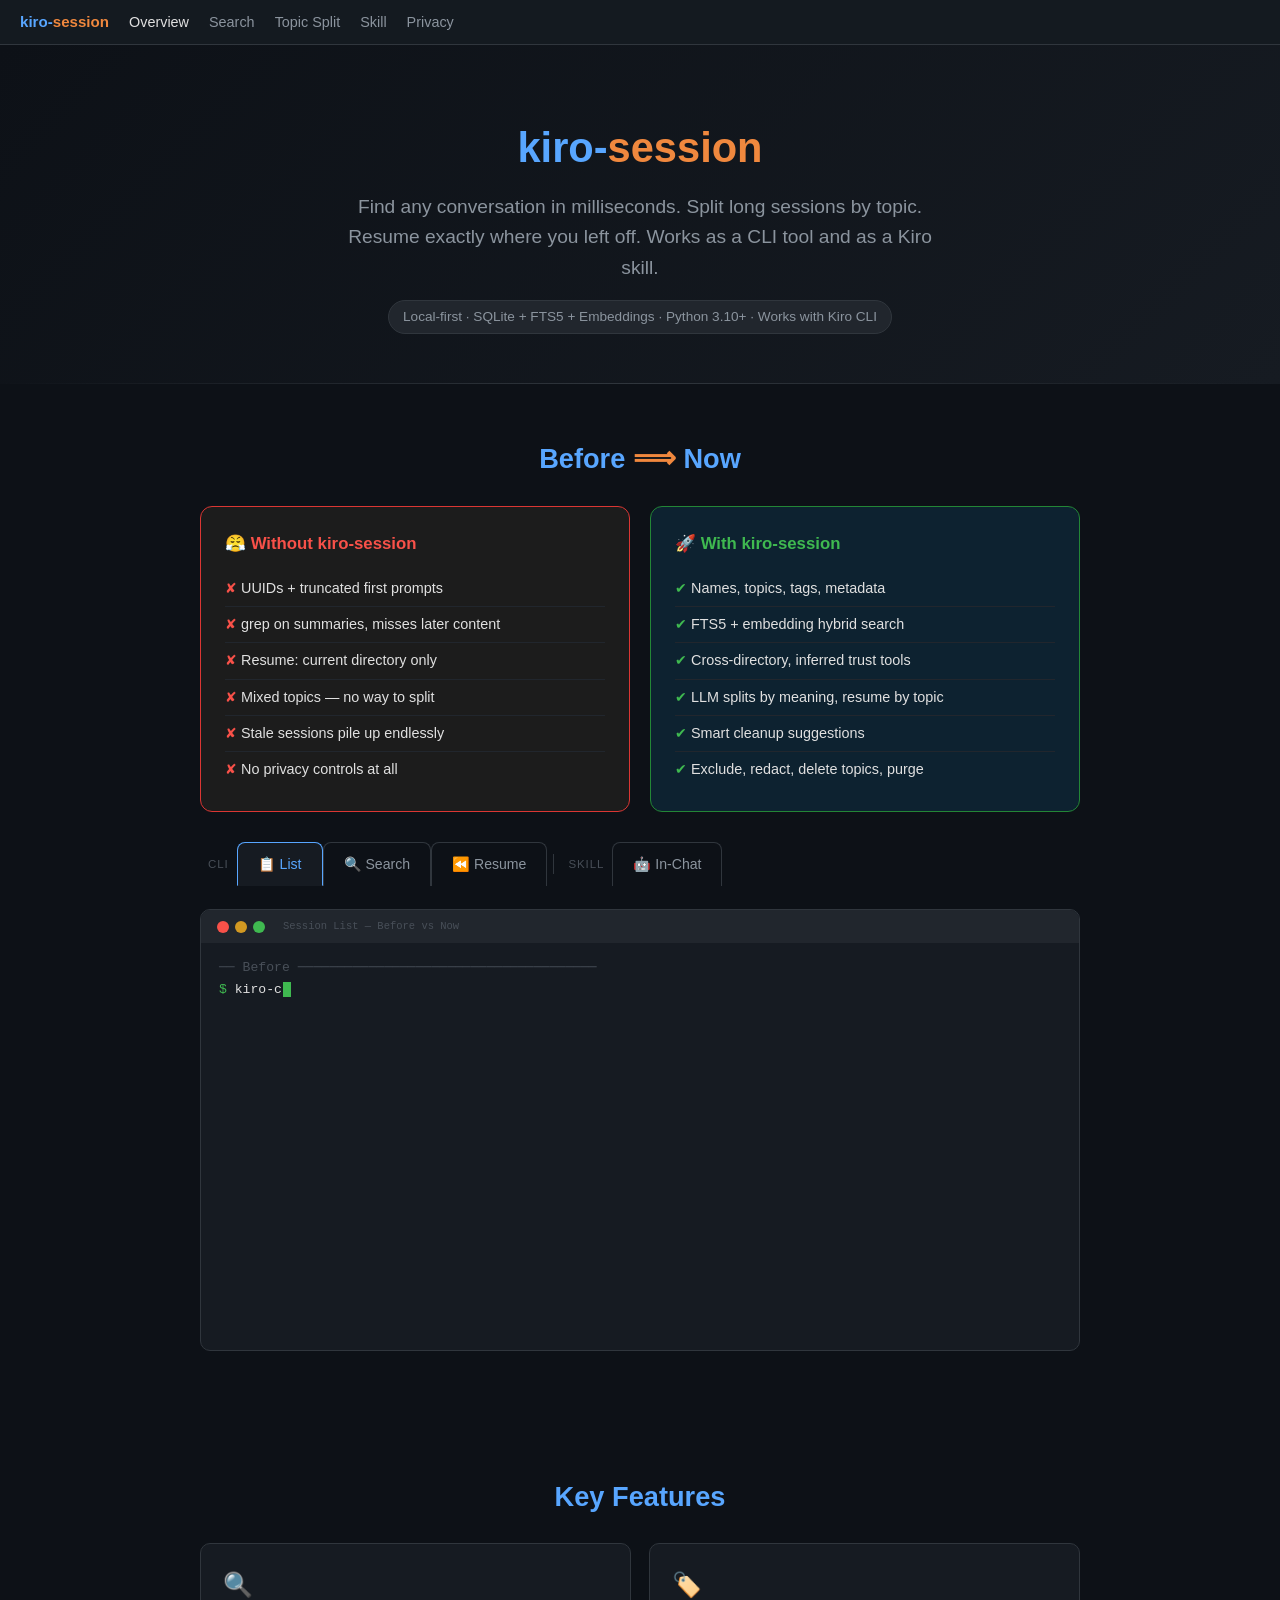
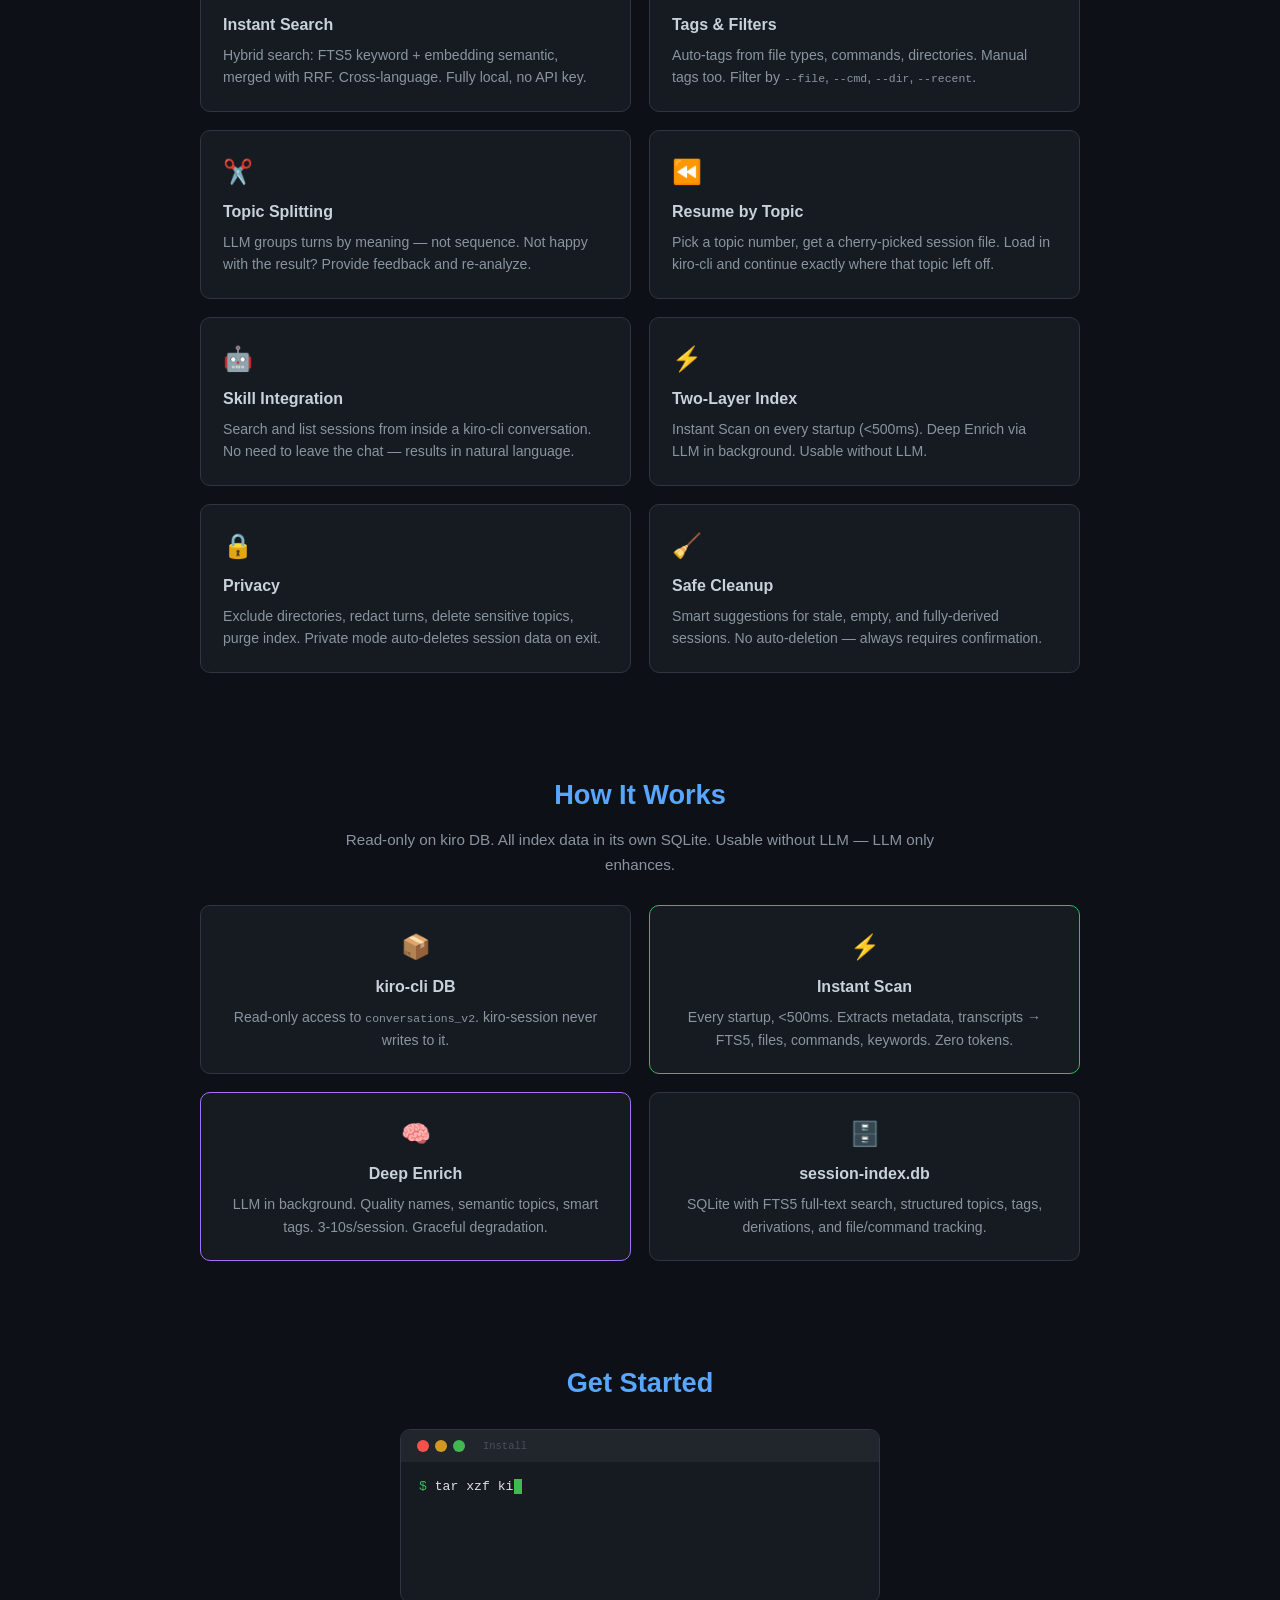
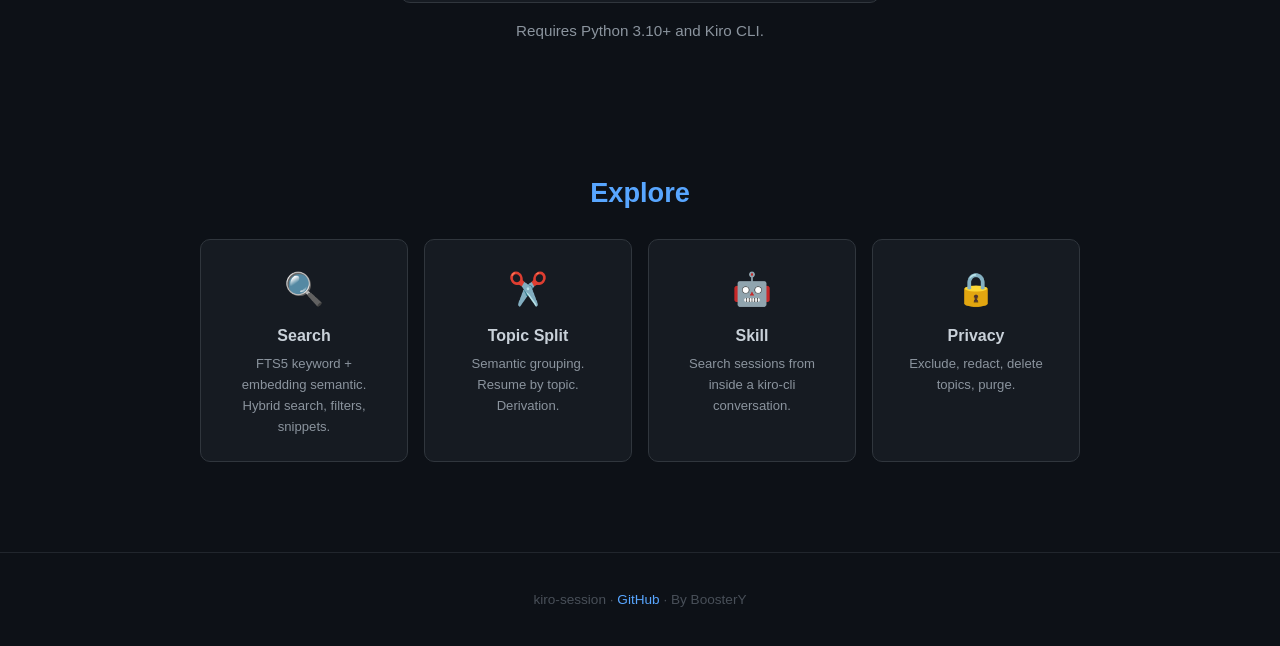
<file: docs/index.html>
<!DOCTYPE html>
<html lang="en">
<head>
<meta charset="UTF-8">
<meta name="viewport" content="width=device-width, initial-scale=1.0">
<title>kiro-session — Smart Session Manager for Kiro CLI</title>
<link rel="stylesheet" href="shared.css">
</head>
<body>

<nav class="topnav">
  <span class="brand">kiro-<span>session</span></span>
  <a href="index.html" class="active">Overview</a>
  <a href="search.html">Search</a>
  <a href="split.html">Topic Split</a>
  <a href="skill.html">Skill</a>
  <a href="privacy.html">Privacy</a>
</nav>

<div class="hero">
  <h1>kiro-<span>session</span></h1>
  <p>Find any conversation in milliseconds. Split long sessions by topic. Resume exactly where you left off. Works as a CLI tool and as a Kiro skill.</p>
  <div class="badge">Local-first · SQLite + FTS5 + Embeddings · Python 3.10+ · Works with Kiro CLI</div>
</div>

<!-- 1. Before → Now -->
<div class="section">
  <h2 class="reveal up">Before <span style="color:#f0883e;font-size:1.1em;">⟹</span> Now</h2>

  <!-- Pain point list first -->
  <div class="compare reveal up">
    <div class="compare-card before">
      <h3>😤 Without kiro-session</h3>
      <ul>
        <li>UUIDs + truncated first prompts</li>
        <li>grep on summaries, misses later content</li>
        <li>Resume: current directory only</li>
        <li>Mixed topics — no way to split</li>
        <li>Stale sessions pile up endlessly</li>
        <li>No privacy controls at all</li>
      </ul>
    </div>
    <div class="compare-card after">
      <h3>🚀 With kiro-session</h3>
      <ul>
        <li>Names, topics, tags, metadata</li>
        <li>FTS5 + embedding hybrid search</li>
        <li>Cross-directory, inferred trust tools</li>
        <li>LLM splits by meaning, resume by topic</li>
        <li>Smart cleanup suggestions</li>
        <li>Exclude, redact, delete topics, purge</li>
      </ul>
    </div>
  </div>

  <!-- Terminal tab demos below -->
  <div class="tab-group reveal up">
    <div class="tabs">
      <span class="tab-label">CLI</span>
      <div class="tab active" data-target="cmp-list">📋 List</div>
      <div class="tab" data-target="cmp-search">🔍 Search</div>
      <div class="tab" data-target="cmp-resume">⏪ Resume</div>
      <span class="tab-sep"></span>
      <span class="tab-label">Skill</span>
      <div class="tab" data-target="cmp-skill">🤖 In-Chat</div>
    </div>

    <div class="tab-content active" id="cmp-list">
      <div class="terminal" data-typing data-loop>
        <div class="terminal-bar"><div class="dot r"></div><div class="dot y"></div><div class="dot g"></div><span class="title">Session List — Before vs Now</span></div>
        <div class="terminal-body">
<div class="tl"><span class="dim">── Before ──────────────────────────────────────</span></div>
<div class="tl"></div>
<div class="tl" data-cmd="kiro-cli chat --list-sessions"><span class="prompt">$</span> <span class="cmd"></span></div>
<div class="tl"></div>
<div class="tl"><span class="dim">Chat sessions for /home/user/project:</span></div>
<div class="tl"></div>
<div class="tl">Chat SessionId: <span class="blue">612381ac-a3b4-4e7d-b1c2-ef4eb89c4919</span></div>
<div class="tl">  <span class="dim">21 minutes ago</span> | continue with the refacto... | <span class="dim">148 msgs</span></div>
<div class="tl"></div>
<div class="tl">Chat SessionId: <span class="blue">5d32ae37-97c3-4733-bfcb-ccdd2ce988a8</span></div>
<div class="tl">  <span class="dim">2 days ago</span> | yes | <span class="dim">106 msgs</span></div>
<div class="tl"></div>
<div class="tl">Chat SessionId: <span class="blue">c3ac5bb0-80b3-4420-b4b6-0f2f7206b4c6</span></div>
<div class="tl">  <span class="dim">5 days ago</span> | help me with docker compo... | <span class="dim">34 msgs</span></div>
<div class="tl"></div>
<div class="tl"><span class="red">  ✘ UUIDs, truncated first prompts. Which one had Docker networking? 🤷</span></div>
<div class="tl"></div>
<div class="tl"><span class="dim">── Now ─────────────────────────────────────────</span></div>
<div class="tl"></div>
<div class="tl" data-cmd="kiro-session"><span class="prompt">$</span> <span class="cmd"></span></div>
<div class="tl"></div>
<div class="tl"><span class="blue">→</span>   612381ac  <span class="orange">API Gateway Migration</span>  <span class="dim">(4d, 3 topics, docs)</span></div>
<div class="tl">     c3ac5bb0  <span class="orange">Docker Compose Setup</span>  <span class="dim">(25m, 2 topics, infra)</span></div>
<div class="tl">  ⏳ 5d32ae37  Debug production logs...  <span class="dim">(2d, 53 turns, project-x)</span></div>
<div class="tl">  ⏳ bcc7b244  Reply with exactly: OK  <span class="dim">(3h, 1 turn, temp)</span></div>
<div class="tl"></div>
<div class="tl"><span class="green">  ✔ Names, topics, tags, recency — find anything instantly.</span></div>
        </div>
      </div>
    </div>

    <div class="tab-content" id="cmp-search">
      <div class="terminal" data-typing data-loop>
        <div class="terminal-bar"><div class="dot r"></div><div class="dot y"></div><div class="dot g"></div><span class="title">Search — Before vs Now</span></div>
        <div class="terminal-body">
<div class="tl"><span class="dim">── Before ──────────────────────────────────────</span></div>
<div class="tl"></div>
<div class="tl" data-cmd="kiro-cli chat --list-sessions | grep docker"><span class="prompt">$</span> <span class="cmd"></span></div>
<div class="tl"></div>
<div class="tl">  <span class="dim">5 days ago</span> | help me with <span class="yellow">docker</span> compo... | <span class="dim">34 msgs</span></div>
<div class="tl"></div>
<div class="tl"><span class="red">  ✘ grep on truncated first prompts. Misses sessions that discussed docker later.</span></div>
<div class="tl"></div>
<div class="tl"><span class="dim">── Now ─────────────────────────────────────────</span></div>
<div class="tl"></div>
<div class="tl" data-cmd="kiro-session search &quot;docker network&quot;"><span class="prompt">$</span> <span class="cmd"></span></div>
<div class="tl"></div>
<div class="tl"><span class="dim">2 results (12ms)</span></div>
<div class="tl"></div>
<div class="tl"><span class="blue">612381ac</span>  <span class="orange">API Gateway Migration</span>  <span class="dim">(4d, docs)</span></div>
<div class="tl">  <span class="dim">...nginx reverse proxy for</span> <span class="yellow">docker</span> <span class="dim">bridge</span> <span class="yellow">network</span><span class="dim">...</span></div>
<div class="tl"></div>
<div class="tl"><span class="blue">c3ac5bb0</span>  <span class="orange">Docker Compose Setup</span>  <span class="dim">(5d, infra)</span></div>
<div class="tl">  <span class="dim">...configured</span> <span class="yellow">docker network</span> <span class="dim">for multi-container app...</span></div>
<div class="tl"></div>
<div class="tl"><span class="green">  ✔ Hybrid search across all content. Keyword + semantic. Highlighted snippets.</span></div>
        </div>
      </div>
    </div>

    <div class="tab-content" id="cmp-resume">
      <div class="terminal" data-typing data-loop>
        <div class="terminal-bar"><div class="dot r"></div><div class="dot y"></div><div class="dot g"></div><span class="title">Resume — Before vs Now</span></div>
        <div class="terminal-body">
<div class="tl"><span class="dim">── Before ──────────────────────────────────────</span></div>
<div class="tl"></div>
<div class="tl" data-cmd="kiro-cli chat --resume-picker"><span class="prompt">$</span> <span class="cmd"></span></div>
<div class="tl"></div>
<div class="tl"><span class="dim">  Scoped to current directory only.</span></div>
<div class="tl"><span class="dim">  Don't remember which project it was in? Try every directory.</span></div>
<div class="tl"></div>
<div class="tl">  <span class="dim">21 minutes ago</span> | continue with the refacto... | <span class="dim">148 msgs</span></div>
<div class="tl">  <span class="dim">2 days ago</span> | yes | <span class="dim">106 msgs</span></div>
<div class="tl">  <span class="dim">5 days ago</span> | help me with docker compo... | <span class="dim">34 msgs</span></div>
<div class="tl"></div>
<div class="tl"><span class="red">  ✘ Current directory only. Truncated first prompts. No topic selection.</span></div>
<div class="tl"></div>
<div class="tl"><span class="dim">── Now ─────────────────────────────────────────</span></div>
<div class="tl"></div>
<div class="tl" data-cmd="kiro-session [session-id]"><span class="prompt">$</span> <span class="cmd"></span></div>
<div class="tl"><span class="dim">  → pick from list (or jump to detail with ID) → [r] Resume full / [1-3] by topic</span></div>
<div class="tl"></div>
<div class="tl"><span class="dim">Output:</span></div>
<div class="tl">  <span class="cmd">cd /home/user/docs && kiro-cli chat --trust-tools=fs_read,fs_write,grep</span></div>
<div class="tl">  <span class="cmd">/chat load ~/.kiro/tmp/612381ac-resume.json</span></div>
<div class="tl"></div>
<div class="tl"><span class="dim">  Original session remains unchanged. Trust tools auto-inferred from history.</span></div>
<div class="tl"></div>
<div class="tl"><span class="green">  ✔ Cross-directory. All projects in one list. Resume full or by topic.</span></div>
        </div>
      </div>
    </div>

    <div class="tab-content" id="cmp-skill">
      <div class="terminal" data-typing data-loop>
        <div class="terminal-bar"><div class="dot r"></div><div class="dot y"></div><div class="dot g"></div><span class="title">In-Chat Skill — Before vs Now</span></div>
        <div class="terminal-body">
<div class="tl"><span class="dim">── Before ──────────────────────────────────────</span></div>
<div class="tl"></div>
<div class="tl"><span class="blue">You:</span> Where did I discuss Docker networking last week?</div>
<div class="tl"></div>
<div class="tl"><span class="orange">Kiro:</span> I can only see our current conversation. I can try to help:</div>
<div class="tl"></div>
<div class="tl">  <span class="dim">1. Use</span> --resume-picker <span class="dim">to browse session summaries and pick one</span></div>
<div class="tl">  <span class="dim">2. I can look through session data in each project directory,</span></div>
<div class="tl">     <span class="dim">but I'd need to read the full conversation content to find it</span></div>
<div class="tl"></div>
<div class="tl"><span class="red">  ✘ No cross-session search. Slow, manual, hit-or-miss.</span></div>
<div class="tl"></div>
<div class="tl"><span class="dim">── Now ─────────────────────────────────────────</span></div>
<div class="tl"></div>
<div class="tl"><span class="blue">You:</span> Where did I discuss Docker networking last week?</div>
<div class="tl"></div>
<div class="tl"><span class="orange">Kiro:</span> Found 2 sessions:</div>
<div class="tl">  <span class="green">•</span> <span class="orange">API Gateway Migration</span> <span class="dim">(4d ago, docs)</span></div>
<div class="tl">    <span class="dim">Configured nginx reverse proxy for Docker containers.</span></div>
<div class="tl">  <span class="green">•</span> <span class="orange">Docker Compose Setup</span> <span class="dim">(5d ago, infra)</span></div>
<div class="tl">    <span class="dim">Set up Docker network for multi-container app.</span></div>
<div class="tl"></div>
<div class="tl"><span class="green">  ✔ Search history without leaving the conversation.</span></div>
        </div>
      </div>
    </div>
  </div>
</div>

<!-- 2. Key Features -->
<div class="section">
  <h2 class="reveal up">Key Features</h2>
  <div class="cards reveal up">
    <div class="card">
      <div class="icon">🔍</div>
      <h3>Instant Search</h3>
      <p>Hybrid search: FTS5 keyword + embedding semantic, merged with RRF. Cross-language. Fully local, no API key.</p>
    </div>
    <div class="card">
      <div class="icon">🏷️</div>
      <h3>Tags & Filters</h3>
      <p>Auto-tags from file types, commands, directories. Manual tags too. Filter by <code>--file</code>, <code>--cmd</code>, <code>--dir</code>, <code>--recent</code>.</p>
    </div>
    <div class="card">
      <div class="icon">✂️</div>
      <h3>Topic Splitting</h3>
      <p>LLM groups turns by meaning — not sequence. Not happy with the result? Provide feedback and re-analyze.</p>
    </div>
    <div class="card">
      <div class="icon">⏪</div>
      <h3>Resume by Topic</h3>
      <p>Pick a topic number, get a cherry-picked session file. Load in kiro-cli and continue exactly where that topic left off.</p>
    </div>
    <div class="card">
      <div class="icon">🤖</div>
      <h3>Skill Integration</h3>
      <p>Search and list sessions from inside a kiro-cli conversation. No need to leave the chat — results in natural language.</p>
    </div>
    <div class="card">
      <div class="icon">⚡</div>
      <h3>Two-Layer Index</h3>
      <p>Instant Scan on every startup (&lt;500ms). Deep Enrich via LLM in background. Usable without LLM.</p>
    </div>
    <div class="card">
      <div class="icon">🔒</div>
      <h3>Privacy</h3>
      <p>Exclude directories, redact turns, delete sensitive topics, purge index. Private mode auto-deletes session data on exit.</p>
    </div>
    <div class="card">
      <div class="icon">🧹</div>
      <h3>Safe Cleanup</h3>
      <p>Smart suggestions for stale, empty, and fully-derived sessions. No auto-deletion — always requires confirmation.</p>
    </div>
  </div>
</div>

<!-- 3. How It Works -->
<div class="section">
  <h2 class="reveal up">How It Works</h2>
  <p class="desc">Read-only on kiro DB. All index data in its own SQLite. Usable without LLM — LLM only enhances.</p>
  <div class="cards reveal up">
    <div class="card" style="text-align:center;">
      <div class="icon">📦</div>
      <h3>kiro-cli DB</h3>
      <p>Read-only access to <code>conversations_v2</code>. kiro-session never writes to it.</p>
    </div>
    <div class="card" style="text-align:center;border-color:#3fb950;">
      <div class="icon">⚡</div>
      <h3>Instant Scan</h3>
      <p>Every startup, &lt;500ms. Extracts metadata, transcripts → FTS5, files, commands, keywords. Zero tokens.</p>
    </div>
    <div class="card" style="text-align:center;border-color:#a371f7;">
      <div class="icon">🧠</div>
      <h3>Deep Enrich</h3>
      <p>LLM in background. Quality names, semantic topics, smart tags. 3-10s/session. Graceful degradation.</p>
    </div>
    <div class="card" style="text-align:center;">
      <div class="icon">🗄️</div>
      <h3>session-index.db</h3>
      <p>SQLite with FTS5 full-text search, structured topics, tags, derivations, and file/command tracking.</p>
    </div>
  </div>
</div>

<!-- 4. Get Started -->
<div class="section">
  <h2 class="reveal up">Get Started</h2>
  <div class="terminal reveal up" data-typing style="max-width:480px;margin:0 auto;">
    <div class="terminal-bar"><div class="dot r"></div><div class="dot y"></div><div class="dot g"></div><span class="title">Install</span></div>
    <div class="terminal-body">
<div class="tl" data-cmd="tar xzf kiro-session.tar.gz"><span class="prompt">$</span> <span class="cmd"></span></div>
<div class="tl" data-cmd="cd session-manager && ./install.sh"><span class="prompt">$</span> <span class="cmd"></span></div>
<div class="tl"><span class="green">✔ Dependencies checked</span></div>
<div class="tl"><span class="green">✔ Virtual environment created</span></div>
<div class="tl"><span class="green">✔ kiro-session installed</span></div>
    </div>
  </div>
  <p class="desc" style="margin-top:16px;">Requires Python 3.10+ and Kiro CLI.</p>
</div>

<!-- 5. Explore -->
<div class="section">
  <h2 class="reveal up">Explore</h2>
  <div class="nav-cards reveal up" style="grid-template-columns:repeat(4,1fr);">
    <a class="nav-card" href="search.html">
      <div class="icon">🔍</div>
      <h3>Search</h3>
      <p>FTS5 keyword + embedding semantic. Hybrid search, filters, snippets.</p>
    </a>
    <a class="nav-card" href="split.html">
      <div class="icon">✂️</div>
      <h3>Topic Split</h3>
      <p>Semantic grouping. Resume by topic. Derivation.</p>
    </a>
    <a class="nav-card" href="skill.html">
      <div class="icon">🤖</div>
      <h3>Skill</h3>
      <p>Search sessions from inside a kiro-cli conversation.</p>
    </a>
    <a class="nav-card" href="privacy.html">
      <div class="icon">🔒</div>
      <h3>Privacy</h3>
      <p>Exclude, redact, delete topics, purge.</p>
    </a>
  </div>
</div>

<div class="footer">kiro-session · <a href="https://github.com/boostery/kiro-session">GitHub</a> · By BoosterY</div>

<script src="shared.js"></script>
</body>
</html>
</file>
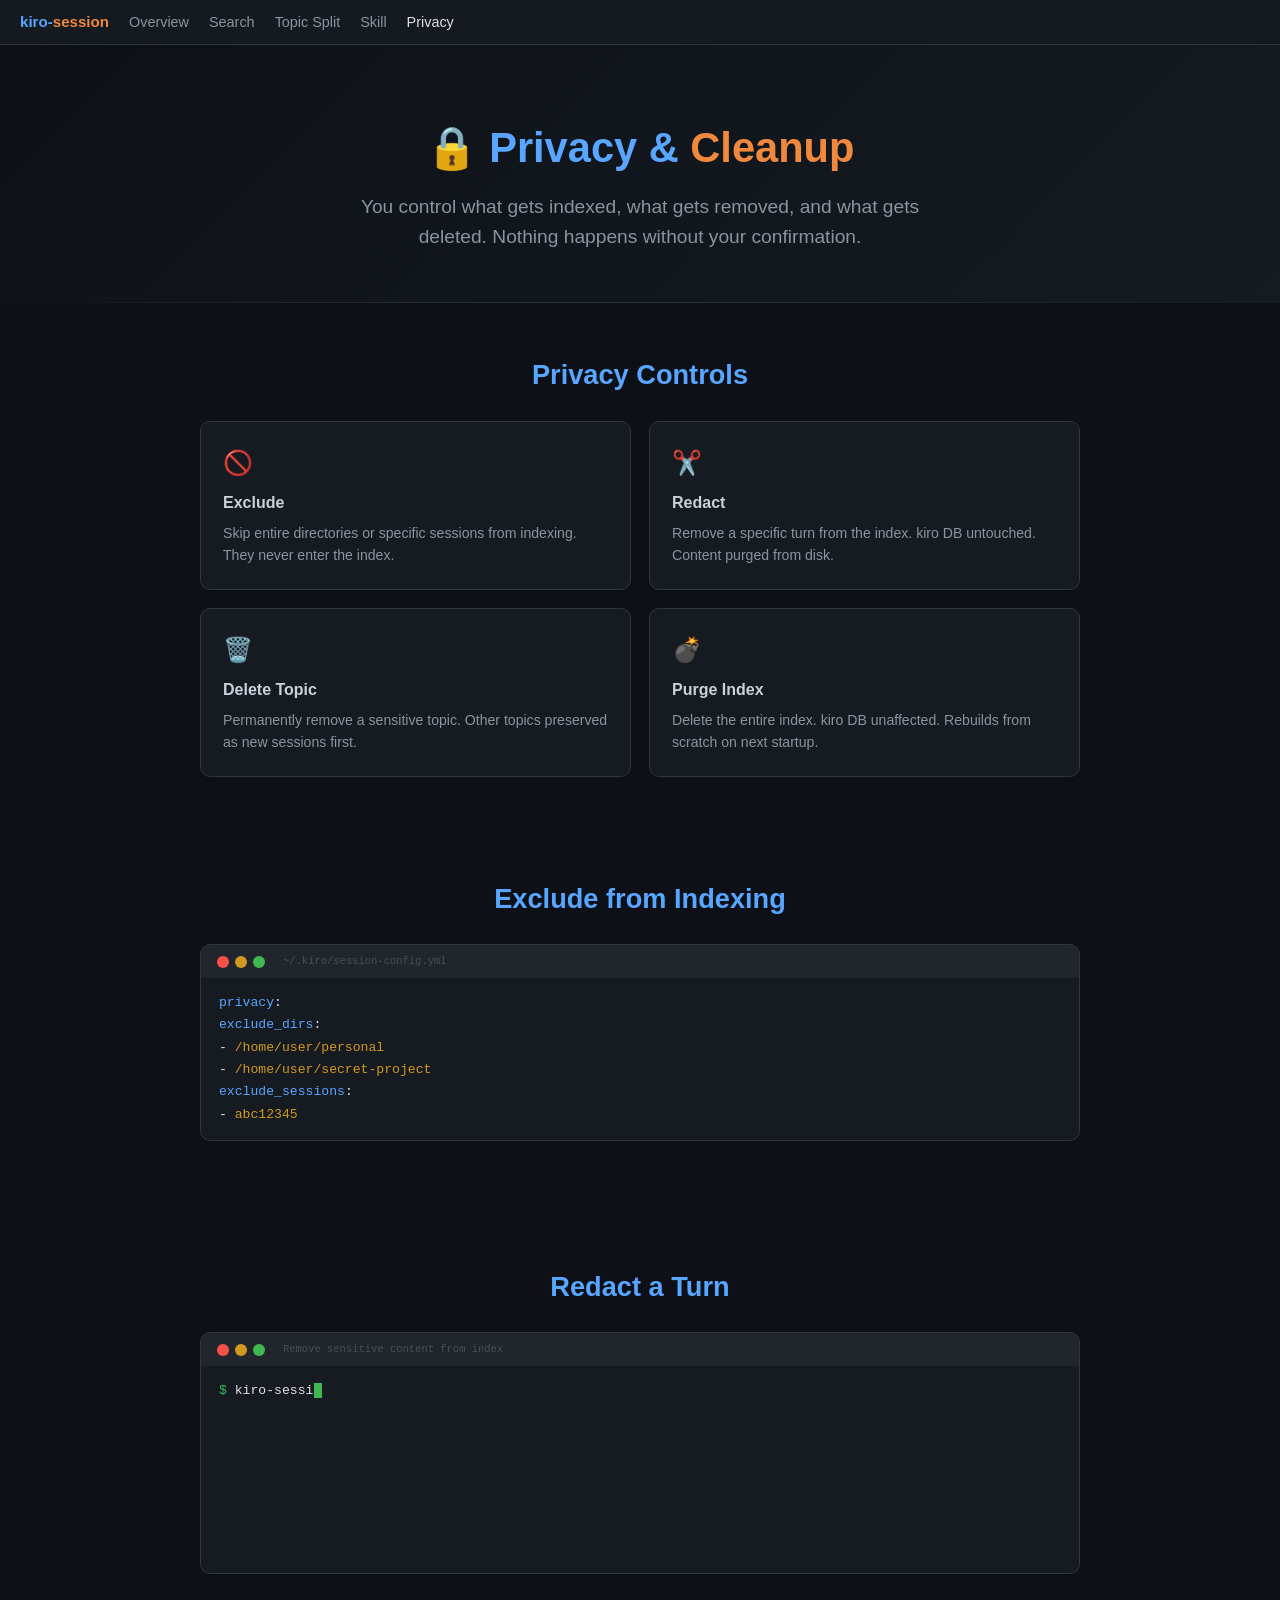
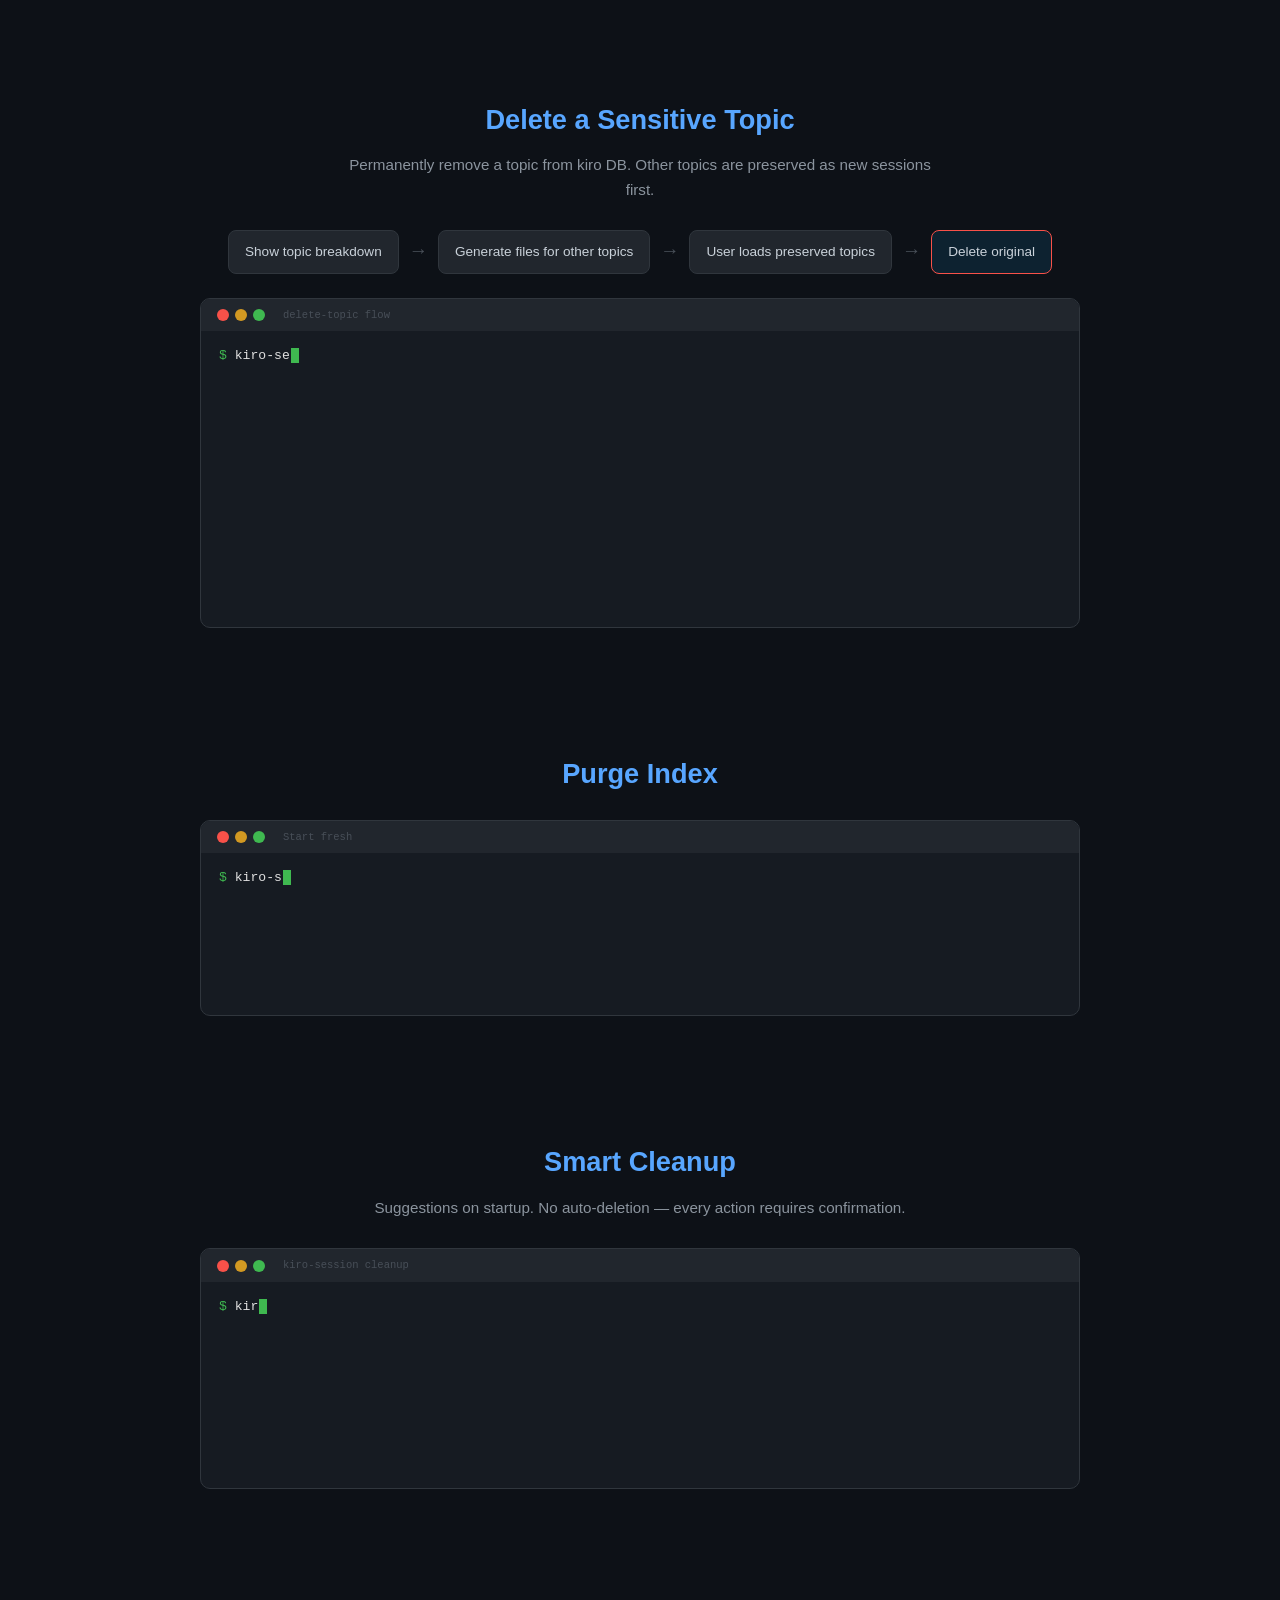
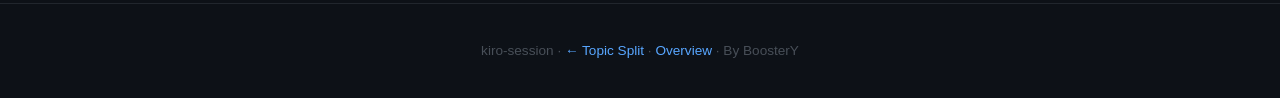
<file: docs/privacy.html>
<!DOCTYPE html>
<html lang="en">
<head>
<meta charset="UTF-8">
<meta name="viewport" content="width=device-width, initial-scale=1.0">
<title>kiro-session — Privacy & Cleanup</title>
<link rel="stylesheet" href="shared.css">
</head>
<body>

<nav class="topnav">
  <span class="brand">kiro-<span>session</span></span>
  <a href="index.html">Overview</a>
  <a href="search.html">Search</a>
  <a href="split.html">Topic Split</a>
  <a href="skill.html">Skill</a>
  <a href="privacy.html" class="active">Privacy</a>
</nav>

<div class="hero">
  <h1>🔒 Privacy & <span>Cleanup</span></h1>
  <p>You control what gets indexed, what gets removed, and what gets deleted. Nothing happens without your confirmation.</p>
</div>

<div class="section">
  <h2 class="reveal up">Privacy Controls</h2>
  <div class="cards reveal up">
    <div class="card">
      <div class="icon">🚫</div>
      <h3>Exclude</h3>
      <p>Skip entire directories or specific sessions from indexing. They never enter the index.</p>
    </div>
    <div class="card">
      <div class="icon">✂️</div>
      <h3>Redact</h3>
      <p>Remove a specific turn from the index. kiro DB untouched. Content purged from disk.</p>
    </div>
    <div class="card">
      <div class="icon">🗑️</div>
      <h3>Delete Topic</h3>
      <p>Permanently remove a sensitive topic. Other topics preserved as new sessions first.</p>
    </div>
    <div class="card">
      <div class="icon">💣</div>
      <h3>Purge Index</h3>
      <p>Delete the entire index. kiro DB unaffected. Rebuilds from scratch on next startup.</p>
    </div>
  </div>
</div>

<div class="section">
  <h2 class="reveal up">Exclude from Indexing</h2>
  <div class="terminal reveal up" data-typing>
    <div class="terminal-bar"><div class="dot r"></div><div class="dot y"></div><div class="dot g"></div><span class="title">~/.kiro/session-config.yml</span></div>
    <div class="terminal-body">
<div class="tl"><span class="blue">privacy</span>:</div>
<div class="tl">  <span class="blue">exclude_dirs</span>:</div>
<div class="tl">    - <span class="yellow">/home/user/personal</span></div>
<div class="tl">    - <span class="yellow">/home/user/secret-project</span></div>
<div class="tl">  <span class="blue">exclude_sessions</span>:</div>
<div class="tl">    - <span class="yellow">abc12345</span></div>
    </div>
  </div>
</div>

<div class="section">
  <h2 class="reveal up">Redact a Turn</h2>
  <div class="terminal reveal up" data-typing>
    <div class="terminal-bar"><div class="dot r"></div><div class="dot y"></div><div class="dot g"></div><span class="title">Remove sensitive content from index</span></div>
    <div class="terminal-body">
<div class="tl" data-cmd="kiro-session redact 612381ac --turn 5"><span class="prompt">$</span> <span class="cmd"></span></div>
<div class="tl"></div>
<div class="tl"><span class="dim">Turn 5 content:</span></div>
<div class="tl">  <span class="dim">User: "Here's my API key: sk-..."</span></div>
<div class="tl">  <span class="dim">Assistant: "I'll use that key to..."</span></div>
<div class="tl"></div>
<div class="tl"><span class="yellow">⚠ Removes turn 5 from index (search, files, commands).</span></div>
<div class="tl"><span class="yellow">  kiro DB is NOT modified.</span></div>
<div class="tl"></div>
<div class="tl"><span class="dim">Proceed? [y/N]</span> <span class="cmd">y</span></div>
<div class="tl"><span class="green">✔ Turn 5 redacted. FTS5 optimize complete.</span></div>
    </div>
  </div>
</div>

<div class="section">
  <h2 class="reveal up">Delete a Sensitive Topic</h2>
  <p class="desc">Permanently remove a topic from kiro DB. Other topics are preserved as new sessions first.</p>

  <div class="flow reveal up">
    <div class="flow-step">Show topic breakdown</div>
    <div class="flow-arrow">→</div>
    <div class="flow-step">Generate files for other topics</div>
    <div class="flow-arrow">→</div>
    <div class="flow-step">User loads preserved topics</div>
    <div class="flow-arrow">→</div>
    <div class="flow-step active" style="border-color:#f85149;">Delete original</div>
  </div>

  <div class="terminal reveal up" data-typing>
    <div class="terminal-bar"><div class="dot r"></div><div class="dot y"></div><div class="dot g"></div><span class="title">delete-topic flow</span></div>
    <div class="terminal-body">
<div class="tl" data-cmd="kiro-session delete-topic 612381ac --topic 2"><span class="prompt">$</span> <span class="cmd"></span></div>
<div class="tl"></div>
<div class="tl"><span class="red">Topic to delete:</span></div>
<div class="tl">  <span class="red">2. "Auth middleware"</span> <span class="dim">(turns: 5, 6, 7, 8, 9)</span></div>
<div class="tl"></div>
<div class="tl"><span class="green">Topics to preserve:</span></div>
<div class="tl">  1. "REST API refactoring" <span class="dim">(turns: 0, 1, 2, 3, 4)</span></div>
<div class="tl">  3. "Load testing" <span class="dim">(turns: 10, 11, 12, 13)</span></div>
<div class="tl"></div>
<div class="tl"><span class="yellow">⚠ Turns 5-9 will be permanently deleted from kiro DB.</span></div>
<div class="tl"></div>
<div class="tl">  <span class="dim">Step 1:</span> <span class="cmd">/chat load ~/.kiro/tmp/612381ac-topic-1.json</span></div>
<div class="tl">  <span class="dim">Step 2:</span> <span class="cmd">/chat load ~/.kiro/tmp/612381ac-topic-3.json</span></div>
<div class="tl">  <span class="dim">Step 3:</span> Confirm deletion of original session.</div>
<div class="tl"></div>
<div class="tl"><span class="dim">Proceed? [y/N]</span> <span class="cmd">y</span></div>
<div class="tl"><span class="green">✔ Temp files generated. Load them, then confirm deletion.</span></div>
    </div>
  </div>
</div>

<div class="section">
  <h2 class="reveal up">Purge Index</h2>
  <div class="terminal reveal up" data-typing>
    <div class="terminal-bar"><div class="dot r"></div><div class="dot y"></div><div class="dot g"></div><span class="title">Start fresh</span></div>
    <div class="terminal-body">
<div class="tl" data-cmd="kiro-session config privacy.purge"><span class="prompt">$</span> <span class="cmd"></span></div>
<div class="tl"></div>
<div class="tl"><span class="red">⚠ Deletes entire session-index.db</span></div>
<div class="tl"><span class="dim">  Topics, derivations, tags — all gone. kiro DB unaffected.</span></div>
<div class="tl"><span class="dim">  Rebuilds Layer 0 from scratch on next startup.</span></div>
<div class="tl"></div>
<div class="tl"><span class="dim">Proceed? [y/N]</span> <span class="cmd">y</span></div>
<div class="tl"><span class="green">✔ session-index.db deleted.</span></div>
    </div>
  </div>
</div>

<div class="section">
  <h2 class="reveal up">Smart Cleanup</h2>
  <p class="desc">Suggestions on startup. No auto-deletion — every action requires confirmation.</p>

  <div class="terminal reveal up" data-typing>
    <div class="terminal-bar"><div class="dot r"></div><div class="dot y"></div><div class="dot g"></div><span class="title">kiro-session cleanup</span></div>
    <div class="terminal-body">
<div class="tl" data-cmd="kiro-session cleanup"><span class="prompt">$</span> <span class="cmd"></span></div>
<div class="tl"></div>
<div class="tl"><span class="red">🗑 Stale sessions (&gt;90d, ≤2 turns):</span></div>
<div class="tl">  e4efb70f  <span class="dim">test</span>  <span class="dim">(95d ago, 1 turn)</span></div>
<div class="tl">  93fb0554  <span class="dim">hi</span>  <span class="dim">(102d ago, 1 turn)</span></div>
<div class="tl"></div>
<div class="tl"><span class="red">🗑 Empty sessions (0 turns):</span></div>
<div class="tl">  a1b2c3d4  <span class="dim">(empty)</span>  <span class="dim">(3d ago)</span></div>
<div class="tl"></div>
<div class="tl"><span class="blue">📦 Fully derived (&gt;30d, all topics have new sessions):</span></div>
<div class="tl">  612381ac  <span class="orange">API Gateway Migration</span>  <span class="dim">(45d, 3/3 derived)</span></div>
    </div>
  </div>
</div>

<div class="footer">kiro-session · <a href="split.html">← Topic Split</a> · <a href="index.html">Overview</a> · By BoosterY</div>

<script src="shared.js"></script>
</body>
</html>
</file>
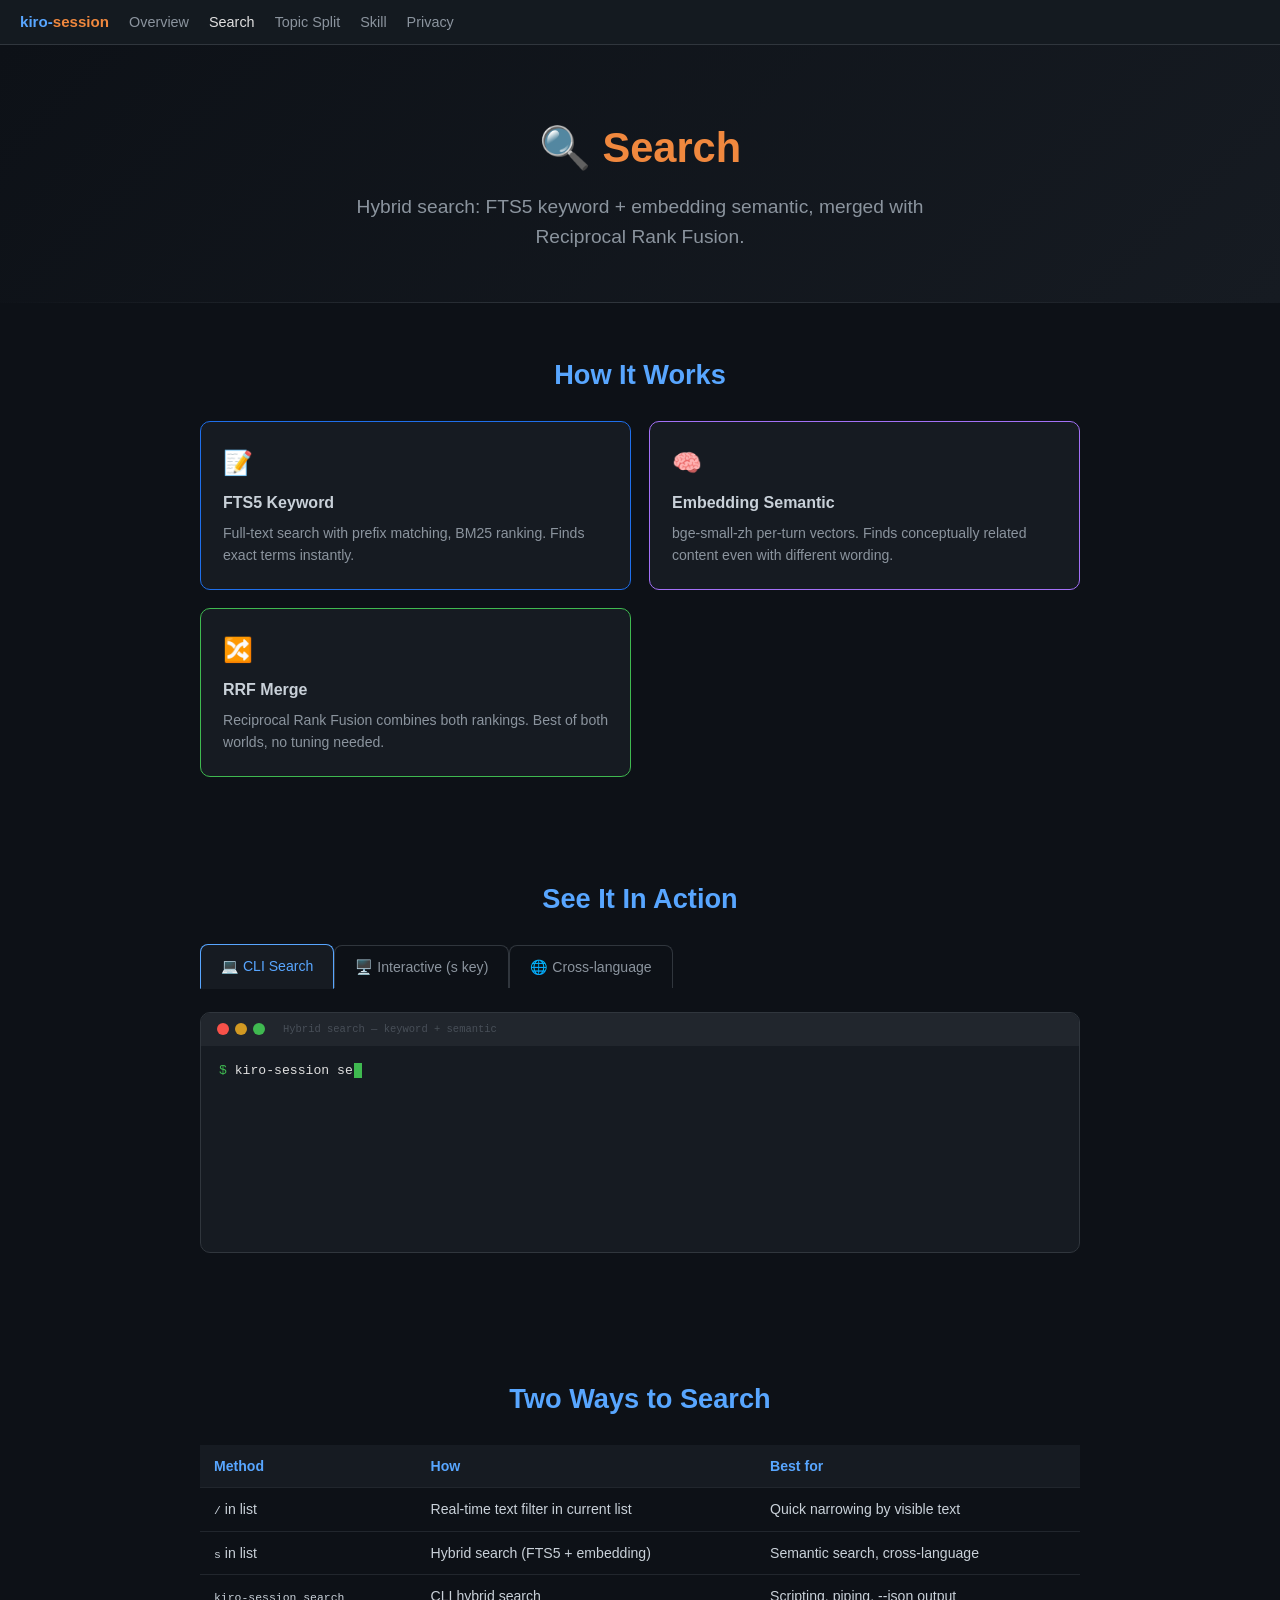
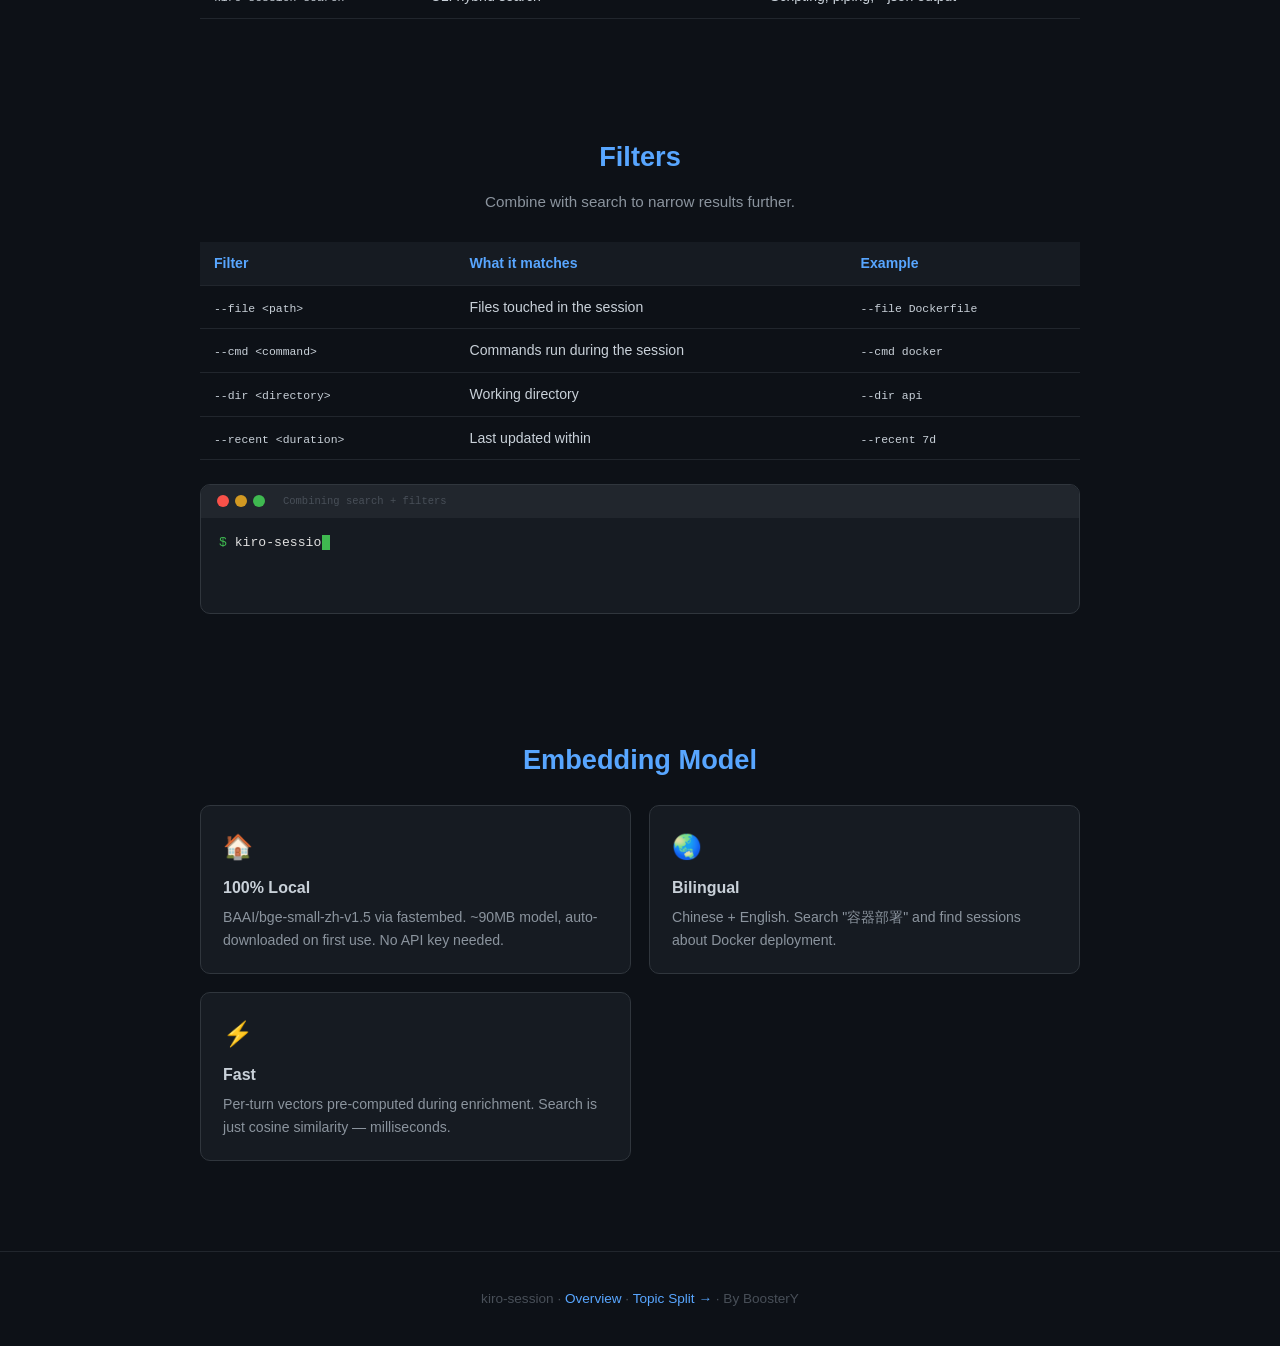
<file: docs/search.html>
<!DOCTYPE html>
<html lang="en">
<head>
<meta charset="UTF-8">
<meta name="viewport" content="width=device-width, initial-scale=1.0">
<title>kiro-session — Search</title>
<link rel="stylesheet" href="shared.css">
</head>
<body>

<nav class="topnav">
  <span class="brand">kiro-<span>session</span></span>
  <a href="index.html">Overview</a>
  <a href="search.html" class="active">Search</a>
  <a href="split.html">Topic Split</a>
  <a href="skill.html">Skill</a>
  <a href="privacy.html">Privacy</a>
</nav>

<div class="hero">
  <h1>🔍 <span>Search</span></h1>
  <p>Hybrid search: FTS5 keyword + embedding semantic, merged with Reciprocal Rank Fusion.</p>
</div>

<div class="section">
  <h2 class="reveal up">How It Works</h2>
  <div class="cards reveal up">
    <div class="card" style="border-color:#1f6feb;">
      <div class="icon">📝</div>
      <h3>FTS5 Keyword</h3>
      <p>Full-text search with prefix matching, BM25 ranking. Finds exact terms instantly.</p>
    </div>
    <div class="card" style="border-color:#a371f7;">
      <div class="icon">🧠</div>
      <h3>Embedding Semantic</h3>
      <p>bge-small-zh per-turn vectors. Finds conceptually related content even with different wording.</p>
    </div>
    <div class="card" style="border-color:#3fb950;">
      <div class="icon">🔀</div>
      <h3>RRF Merge</h3>
      <p>Reciprocal Rank Fusion combines both rankings. Best of both worlds, no tuning needed.</p>
    </div>
  </div>
</div>

<div class="section">
  <h2 class="reveal up">See It In Action</h2>

  <div class="tab-group reveal up">
    <div class="tabs">
      <div class="tab active" data-target="tab-cli">💻 CLI Search</div>
      <div class="tab" data-target="tab-interactive">🖥️ Interactive (s key)</div>
      <div class="tab" data-target="tab-semantic">🌐 Cross-language</div>
    </div>

    <div class="tab-content active" id="tab-cli">
      <div class="terminal" data-typing>
        <div class="terminal-bar"><div class="dot r"></div><div class="dot y"></div><div class="dot g"></div><span class="title">Hybrid search — keyword + semantic</span></div>
        <div class="terminal-body">
<div class="tl" data-cmd="kiro-session search &quot;docker network&quot;"><span class="prompt">$</span> <span class="cmd"></span></div>
<div class="tl"></div>
<div class="tl"><span class="blue"> 1. 1ec9859a</span>  Docker开发容器构建与多机部署  <span class="dim">(12h ago, 111 prompts, dev-env)</span></div>
<div class="tl">    <span class="dim">...configured nginx reverse proxy for</span> <span class="red">docker</span> <span class="dim">containers on bridge</span> <span class="red">network</span><span class="dim">...</span></div>
<div class="tl"><span class="blue"> 2. b46887fe</span>  可迁移开发环境容器化方案  <span class="dim">(8d ago, 51 prompts, temp)</span></div>
<div class="tl">    <span class="dim">...当前</span><span class="red">docker</span><span class="dim">file 里面有写针对中国大陆的git地址优化...</span></div>
<div class="tl"><span class="blue"> 3. 61e9e696</span>  WSLg容器GUI偏移问题排查  <span class="dim">(19h ago, 8 prompts, containerGUI)</span></div>
<div class="tl">    <span class="dim">...WSLg容器内GUI窗口最大化时偏移...</span></div>
<div class="tl"></div>
<div class="tl"><span class="dim">16 results (FTS5 + embedding, RRF merged)</span></div>
        </div>
      </div>
    </div>

    <div class="tab-content" id="tab-interactive">
      <div class="terminal" data-typing>
        <div class="terminal-bar"><div class="dot r"></div><div class="dot y"></div><div class="dot g"></div><span class="title">Press s in session list → search prompt at bottom</span></div>
        <div class="terminal-body">
<div class="tl">Sessions (57/57)  ⏳=pending 🔄=stale ✅=enriched</div>
<div class="tl">     #  ID        Name                         Used    Topics Turns Dir</div>
<div class="tl">  🔄  1. 771f40ff  将我的kiro cli 默认模...     2m ago       0   213 kiro-session</div>
<div class="tl">  ✅  2. 1ec9859a  Docker开发容器构建与多...    12h ago     12   111 dev-env</div>
<div class="tl">  ✅  3. 64476ff5  Obsidian个人知识管理...      20h ago      6    54 KB</div>
<div class="tl">  <span class="dim">  ... 54 more</span></div>
<div class="tl"></div>
<div class="tl" data-cmd="🔍 Search: 容器部署"><span class="yellow bold">🔍 Search: </span><span class="cmd"></span></div>
<div class="tl"></div>
<div class="tl"><span class="dim">→ Sessions (16/57 search: "容器部署")</span></div>
        </div>
      </div>
    </div>

    <div class="tab-content" id="tab-semantic">
      <div class="terminal" data-typing>
        <div class="terminal-bar"><div class="dot r"></div><div class="dot y"></div><div class="dot g"></div><span class="title">Chinese query → finds English content</span></div>
        <div class="terminal-body">
<div class="tl" data-cmd="kiro-session search &quot;容器部署&quot;"><span class="prompt">$</span> <span class="cmd"></span></div>
<div class="tl"></div>
<div class="tl"><span class="blue"> 1. 1ec9859a</span>  Docker开发容器构建与多机部署  <span class="dim">(12h ago, 111 prompts)</span></div>
<div class="tl">    <span class="dim">...Hybrid Search: FTS5 关键词匹配 + Embedding 语义搜索...</span></div>
<div class="tl"><span class="blue"> 2. 64476ff5</span>  Obsidian个人知识管理系统搭建  <span class="dim">(20h ago, 54 prompts)</span></div>
<div class="tl">    <span class="dim">...我想在容器里面使用，你当前就是在容器里面...</span></div>
<div class="tl"><span class="blue"> 3. b46887fe</span>  可迁移开发环境容器化方案  <span class="dim">(8d ago, 51 prompts)</span></div>
<div class="tl"></div>
<div class="tl"><span class="green">✓ "容器部署" matched sessions about Docker, Podman, WSLg containers</span></div>
        </div>
      </div>
    </div>
  </div>
</div>

<div class="section">
  <h2 class="reveal up">Two Ways to Search</h2>
  <table class="tbl reveal up">
    <tr><th>Method</th><th>How</th><th>Best for</th></tr>
    <tr><td><code>/</code> in list</td><td>Real-time text filter in current list</td><td>Quick narrowing by visible text</td></tr>
    <tr><td><code>s</code> in list</td><td>Hybrid search (FTS5 + embedding)</td><td>Semantic search, cross-language</td></tr>
    <tr><td><code>kiro-session search</code></td><td>CLI hybrid search</td><td>Scripting, piping, --json output</td></tr>
  </table>
</div>

<div class="section">
  <h2 class="reveal up">Filters</h2>
  <p class="desc">Combine with search to narrow results further.</p>

  <table class="tbl reveal up">
    <tr><th>Filter</th><th>What it matches</th><th>Example</th></tr>
    <tr><td><code>--file &lt;path&gt;</code></td><td>Files touched in the session</td><td><code>--file Dockerfile</code></td></tr>
    <tr><td><code>--cmd &lt;command&gt;</code></td><td>Commands run during the session</td><td><code>--cmd docker</code></td></tr>
    <tr><td><code>--dir &lt;directory&gt;</code></td><td>Working directory</td><td><code>--dir api</code></td></tr>
    <tr><td><code>--recent &lt;duration&gt;</code></td><td>Last updated within</td><td><code>--recent 7d</code></td></tr>
  </table>

  <div class="terminal reveal up" data-typing>
    <div class="terminal-bar"><div class="dot r"></div><div class="dot y"></div><div class="dot g"></div><span class="title">Combining search + filters</span></div>
    <div class="terminal-body">
<div class="tl" data-cmd="kiro-session search &quot;PIM&quot; --dir docs"><span class="prompt">$</span> <span class="cmd"></span></div>
<div class="tl"></div>
<div class="tl" data-cmd="kiro-session search &quot;error&quot; --cmd docker --recent 7d"><span class="prompt">$</span> <span class="cmd"></span></div>
<div class="tl"></div>
<div class="tl" data-cmd="kiro-session list --file Dockerfile --recent 7d"><span class="prompt">$</span> <span class="cmd"></span></div>
    </div>
  </div>
</div>

<div class="section">
  <h2 class="reveal up">Embedding Model</h2>
  <div class="cards reveal up">
    <div class="card">
      <div class="icon">🏠</div>
      <h3>100% Local</h3>
      <p>BAAI/bge-small-zh-v1.5 via fastembed. ~90MB model, auto-downloaded on first use. No API key needed.</p>
    </div>
    <div class="card">
      <div class="icon">🌏</div>
      <h3>Bilingual</h3>
      <p>Chinese + English. Search "容器部署" and find sessions about Docker deployment.</p>
    </div>
    <div class="card">
      <div class="icon">⚡</div>
      <h3>Fast</h3>
      <p>Per-turn vectors pre-computed during enrichment. Search is just cosine similarity — milliseconds.</p>
    </div>
  </div>
</div>

<div class="footer">kiro-session · <a href="index.html">Overview</a> · <a href="split.html">Topic Split →</a> · By BoosterY</div>

<script src="shared.js"></script>
</body>
</html>
</file>
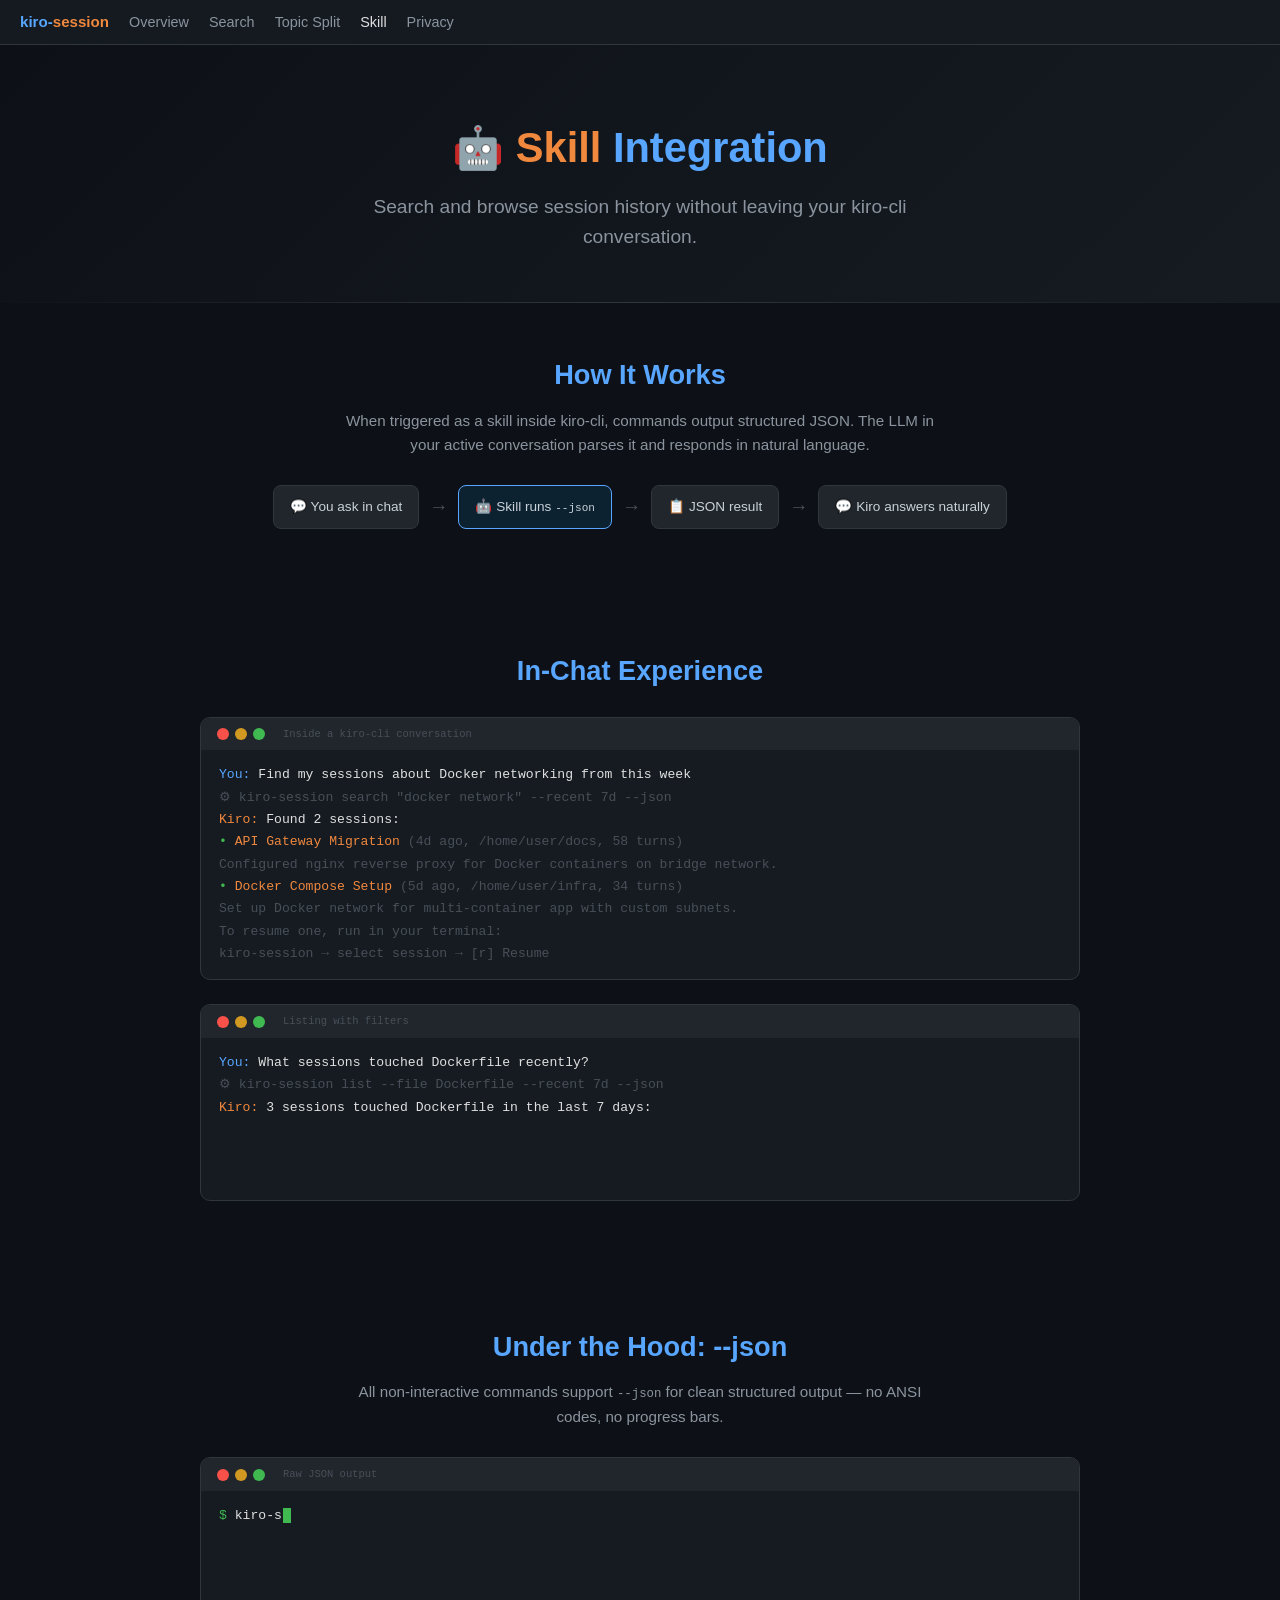
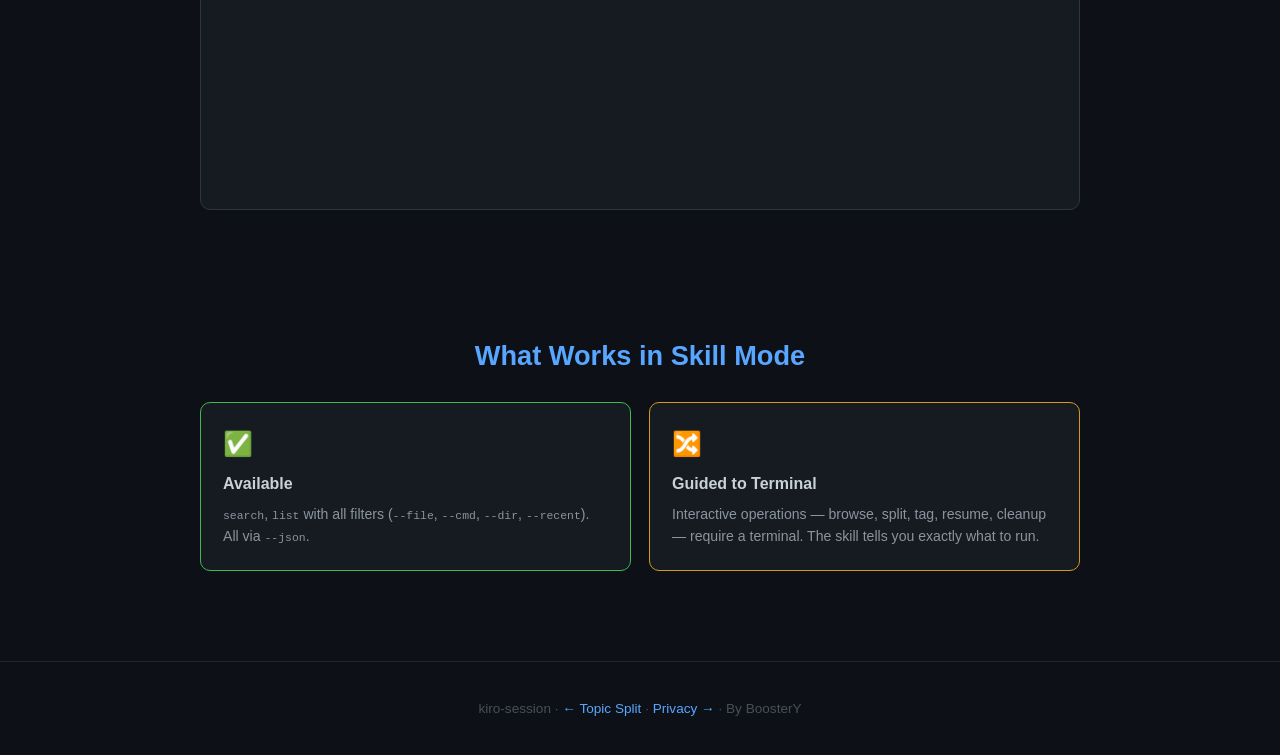
<file: docs/skill.html>
<!DOCTYPE html>
<html lang="en">
<head>
<meta charset="UTF-8">
<meta name="viewport" content="width=device-width, initial-scale=1.0">
<title>kiro-session — Skill Integration</title>
<link rel="stylesheet" href="shared.css">
</head>
<body>

<nav class="topnav">
  <span class="brand">kiro-<span>session</span></span>
  <a href="index.html">Overview</a>
  <a href="search.html">Search</a>
  <a href="split.html">Topic Split</a>
  <a href="skill.html" class="active">Skill</a>
  <a href="privacy.html">Privacy</a>
</nav>

<div class="hero">
  <h1>🤖 <span>Skill</span> Integration</h1>
  <p>Search and browse session history without leaving your kiro-cli conversation.</p>
</div>

<!-- How it works -->
<div class="section">
  <h2 class="reveal up">How It Works</h2>
  <p class="desc">When triggered as a skill inside kiro-cli, commands output structured JSON. The LLM in your active conversation parses it and responds in natural language.</p>

  <div class="flow reveal up">
    <div class="flow-step">💬 You ask in chat</div>
    <div class="flow-arrow">→</div>
    <div class="flow-step active">🤖 Skill runs <code>--json</code></div>
    <div class="flow-arrow">→</div>
    <div class="flow-step">📋 JSON result</div>
    <div class="flow-arrow">→</div>
    <div class="flow-step">💬 Kiro answers naturally</div>
  </div>
</div>

<!-- Conversation demo -->
<div class="section">
  <h2 class="reveal up">In-Chat Experience</h2>

  <div class="terminal reveal up" data-typing data-loop>
    <div class="terminal-bar"><div class="dot r"></div><div class="dot y"></div><div class="dot g"></div><span class="title">Inside a kiro-cli conversation</span></div>
    <div class="terminal-body">
<div class="tl"><span class="blue">You:</span> Find my sessions about Docker networking from this week</div>
<div class="tl"></div>
<div class="tl"><span class="dim">  ⚙ kiro-session search "docker network" --recent 7d --json</span></div>
<div class="tl"></div>
<div class="tl"><span class="orange">Kiro:</span> Found 2 sessions:</div>
<div class="tl"></div>
<div class="tl">  <span class="green">•</span> <span class="orange">API Gateway Migration</span> <span class="dim">(4d ago, /home/user/docs, 58 turns)</span></div>
<div class="tl">    <span class="dim">Configured nginx reverse proxy for Docker containers on bridge network.</span></div>
<div class="tl"></div>
<div class="tl">  <span class="green">•</span> <span class="orange">Docker Compose Setup</span> <span class="dim">(5d ago, /home/user/infra, 34 turns)</span></div>
<div class="tl">    <span class="dim">Set up Docker network for multi-container app with custom subnets.</span></div>
<div class="tl"></div>
<div class="tl"><span class="dim">  To resume one, run in your terminal:</span></div>
<div class="tl"><span class="dim">    kiro-session   →   select session   →   [r] Resume</span></div>
    </div>
  </div>

  <div class="terminal reveal up" data-typing>
    <div class="terminal-bar"><div class="dot r"></div><div class="dot y"></div><div class="dot g"></div><span class="title">Listing with filters</span></div>
    <div class="terminal-body">
<div class="tl"><span class="blue">You:</span> What sessions touched Dockerfile recently?</div>
<div class="tl"></div>
<div class="tl"><span class="dim">  ⚙ kiro-session list --file Dockerfile --recent 7d --json</span></div>
<div class="tl"></div>
<div class="tl"><span class="orange">Kiro:</span> 3 sessions touched Dockerfile in the last 7 days:</div>
<div class="tl"></div>
<div class="tl">  <span class="green">•</span> <span class="orange">Docker Compose Setup</span> <span class="dim">(5d ago, infra, 34 turns)</span></div>
<div class="tl">  <span class="green">•</span> <span class="orange">CI Pipeline Fix</span> <span class="dim">(2d ago, project-x, 22 turns)</span></div>
<div class="tl">  <span class="green">•</span> <span class="orange">Production Deploy</span> <span class="dim">(6h ago, ops, 15 turns)</span></div>
    </div>
  </div>
</div>

<!-- JSON output -->
<div class="section">
  <h2 class="reveal up">Under the Hood: --json</h2>
  <p class="desc">All non-interactive commands support <code>--json</code> for clean structured output — no ANSI codes, no progress bars.</p>

  <div class="terminal reveal up" data-typing>
    <div class="terminal-bar"><div class="dot r"></div><div class="dot y"></div><div class="dot g"></div><span class="title">Raw JSON output</span></div>
    <div class="terminal-body">
<div class="tl" data-cmd="kiro-session search &quot;docker&quot; --recent 7d --json"><span class="prompt">$</span> <span class="cmd"></span></div>
<div class="tl"></div>
<div class="tl">{</div>
<div class="tl">  <span class="blue">"results"</span>: [</div>
<div class="tl">    {</div>
<div class="tl">      <span class="blue">"id"</span>: <span class="yellow">"612381ac"</span>,</div>
<div class="tl">      <span class="blue">"name"</span>: <span class="yellow">"API Gateway Migration"</span>,</div>
<div class="tl">      <span class="blue">"dir"</span>: <span class="yellow">"docs"</span>,</div>
<div class="tl">      <span class="blue">"updated"</span>: <span class="yellow">"4d ago"</span>,</div>
<div class="tl">      <span class="blue">"turns"</span>: <span class="orange">58</span>,</div>
<div class="tl">      <span class="blue">"snippet"</span>: <span class="yellow">"...nginx reverse proxy for docker..."</span></div>
<div class="tl">    }</div>
<div class="tl">  ]</div>
<div class="tl">}</div>
    </div>
  </div>
</div>

<!-- What's available -->
<div class="section">
  <h2 class="reveal up">What Works in Skill Mode</h2>
  <div class="cards reveal up">
    <div class="card" style="border-color:#3fb950;">
      <div class="icon">✅</div>
      <h3>Available</h3>
      <p><code>search</code>, <code>list</code> with all filters (<code>--file</code>, <code>--cmd</code>, <code>--dir</code>, <code>--recent</code>). All via <code>--json</code>.</p>
    </div>
    <div class="card" style="border-color:#d29922;">
      <div class="icon">🔀</div>
      <h3>Guided to Terminal</h3>
      <p>Interactive operations — browse, split, tag, resume, cleanup — require a terminal. The skill tells you exactly what to run.</p>
    </div>
  </div>
</div>

<div class="footer">kiro-session · <a href="split.html">← Topic Split</a> · <a href="privacy.html">Privacy →</a> · By BoosterY</div>

<script src="shared.js"></script>
</body>
</html>
</file>
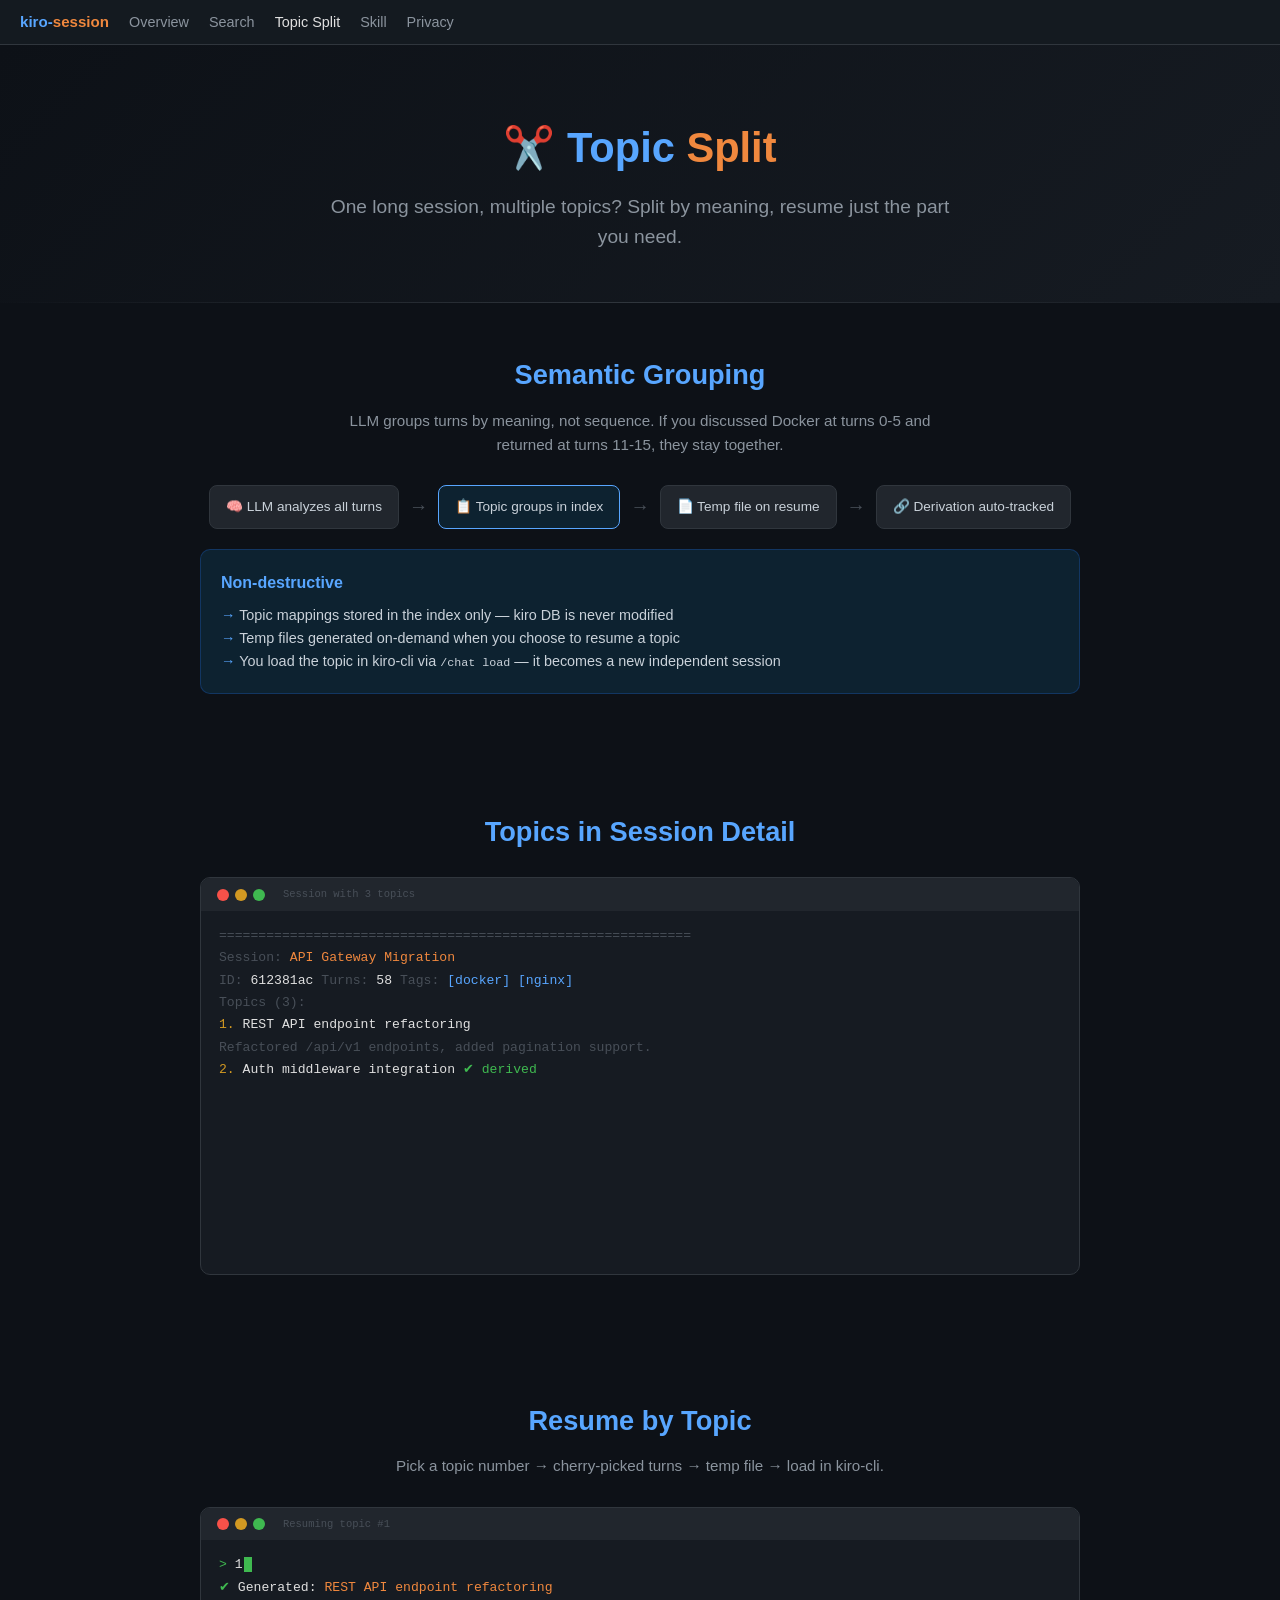
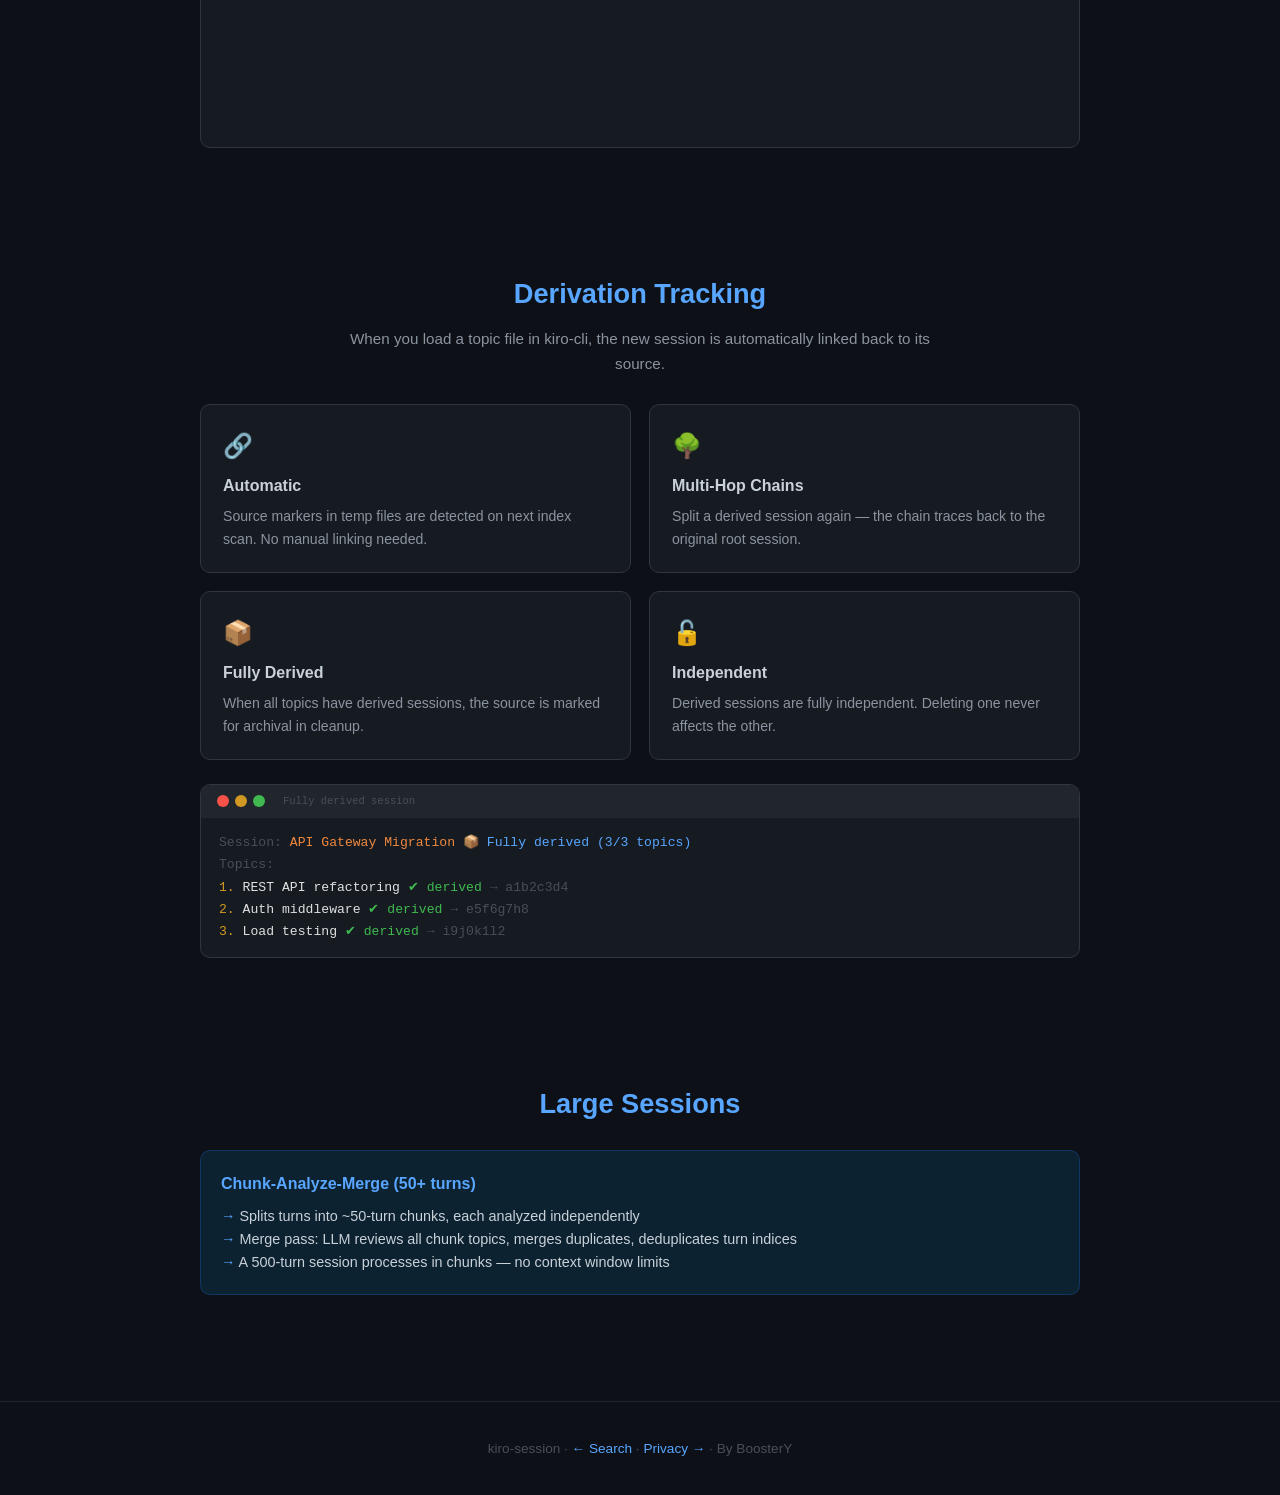
<file: docs/split.html>
<!DOCTYPE html>
<html lang="en">
<head>
<meta charset="UTF-8">
<meta name="viewport" content="width=device-width, initial-scale=1.0">
<title>kiro-session — Topic Split</title>
<link rel="stylesheet" href="shared.css">
</head>
<body>

<nav class="topnav">
  <span class="brand">kiro-<span>session</span></span>
  <a href="index.html">Overview</a>
  <a href="search.html">Search</a>
  <a href="split.html" class="active">Topic Split</a>
  <a href="skill.html">Skill</a>
  <a href="privacy.html">Privacy</a>
</nav>

<div class="hero">
  <h1>✂️ Topic <span>Split</span></h1>
  <p>One long session, multiple topics? Split by meaning, resume just the part you need.</p>
</div>

<div class="section">
  <h2 class="reveal up">Semantic Grouping</h2>
  <p class="desc">LLM groups turns by meaning, not sequence. If you discussed Docker at turns 0-5 and returned at turns 11-15, they stay together.</p>

  <div class="flow reveal up">
    <div class="flow-step">🧠 LLM analyzes all turns</div>
    <div class="flow-arrow">→</div>
    <div class="flow-step active">📋 Topic groups in index</div>
    <div class="flow-arrow">→</div>
    <div class="flow-step">📄 Temp file on resume</div>
    <div class="flow-arrow">→</div>
    <div class="flow-step">🔗 Derivation auto-tracked</div>
  </div>

  <div class="highlight reveal up">
    <h4>Non-destructive</h4>
    <ul>
      <li>Topic mappings stored in the index only — kiro DB is never modified</li>
      <li>Temp files generated on-demand when you choose to resume a topic</li>
      <li>You load the topic in kiro-cli via <code>/chat load</code> — it becomes a new independent session</li>
    </ul>
  </div>
</div>

<div class="section">
  <h2 class="reveal up">Topics in Session Detail</h2>
  <div class="terminal reveal up" data-typing>
    <div class="terminal-bar"><div class="dot r"></div><div class="dot y"></div><div class="dot g"></div><span class="title">Session with 3 topics</span></div>
    <div class="terminal-body">
<div class="tl"><span class="dim">============================================================</span></div>
<div class="tl"><span class="dim">Session:</span> <span class="orange">API Gateway Migration</span></div>
<div class="tl"><span class="dim">ID:</span>      612381ac    <span class="dim">Turns:</span> 58    <span class="dim">Tags:</span> <span class="blue">[docker]</span> <span class="blue">[nginx]</span></div>
<div class="tl"></div>
<div class="tl"><span class="dim">Topics (3):</span></div>
<div class="tl">  <span class="yellow">1.</span> REST API endpoint refactoring</div>
<div class="tl">     <span class="dim">Refactored /api/v1 endpoints, added pagination support.</span></div>
<div class="tl">  <span class="yellow">2.</span> Auth middleware integration  <span class="green">✔ derived</span></div>
<div class="tl">     <span class="dim">Integrated JWT auth middleware, configured CORS.</span></div>
<div class="tl">  <span class="yellow">3.</span> Load testing and optimization</div>
<div class="tl">     <span class="dim">Set up k6 load tests, optimized DB queries.</span></div>
<div class="tl"><span class="dim">============================================================</span></div>
<div class="tl"></div>
<div class="tl">  <span class="green">[r]</span> Resume full session</div>
<div class="tl">  <span class="green">[1-3]</span> Resume by topic</div>
<div class="tl">  <span class="green">[t]</span> Edit tags    <span class="green">[v]</span> Save    <span class="green">[d]</span> Delete    <span class="green">[x]</span> Delete topic</div>
<div class="tl">  <span class="green">[f]</span> Feedback (re-analyze topics)</div>
    </div>
  </div>
</div>

<div class="section">
  <h2 class="reveal up">Resume by Topic</h2>
  <p class="desc">Pick a topic number → cherry-picked turns → temp file → load in kiro-cli.</p>

  <div class="terminal reveal up" data-typing>
    <div class="terminal-bar"><div class="dot r"></div><div class="dot y"></div><div class="dot g"></div><span class="title">Resuming topic #1</span></div>
    <div class="terminal-body">
<div class="tl" data-cmd="1"><span class="prompt">&gt;</span> <span class="cmd"></span></div>
<div class="tl"></div>
<div class="tl"><span class="green">✔</span> Generated: <span class="orange">REST API endpoint refactoring</span></div>
<div class="tl"><span class="dim">  Turns: 0, 1, 2, 3, 4, 10, 11</span> <span class="dim">(non-contiguous — grouped by meaning)</span></div>
<div class="tl"></div>
<div class="tl"><span class="dim">Resume in kiro-cli:</span></div>
<div class="tl">  <span class="cmd">cd /home/user/docs && kiro-cli chat</span></div>
<div class="tl">  <span class="cmd">/chat load ~/.kiro/tmp/612381ac-topic-1.json</span></div>
<div class="tl"></div>
<div class="tl"><span class="dim">Inferred trust tools:</span></div>
<div class="tl">  <span class="blue">--trust-tools=fs_read,fs_write,execute_bash,grep,glob</span></div>
    </div>
  </div>
</div>

<div class="section">
  <h2 class="reveal up">Derivation Tracking</h2>
  <p class="desc">When you load a topic file in kiro-cli, the new session is automatically linked back to its source.</p>

  <div class="cards reveal up">
    <div class="card">
      <div class="icon">🔗</div>
      <h3>Automatic</h3>
      <p>Source markers in temp files are detected on next index scan. No manual linking needed.</p>
    </div>
    <div class="card">
      <div class="icon">🌳</div>
      <h3>Multi-Hop Chains</h3>
      <p>Split a derived session again — the chain traces back to the original root session.</p>
    </div>
    <div class="card">
      <div class="icon">📦</div>
      <h3>Fully Derived</h3>
      <p>When all topics have derived sessions, the source is marked for archival in cleanup.</p>
    </div>
    <div class="card">
      <div class="icon">🔓</div>
      <h3>Independent</h3>
      <p>Derived sessions are fully independent. Deleting one never affects the other.</p>
    </div>
  </div>

  <div class="terminal reveal up" data-typing>
    <div class="terminal-bar"><div class="dot r"></div><div class="dot y"></div><div class="dot g"></div><span class="title">Fully derived session</span></div>
    <div class="terminal-body">
<div class="tl"><span class="dim">Session:</span> <span class="orange">API Gateway Migration</span>  <span class="blue">📦 Fully derived (3/3 topics)</span></div>
<div class="tl"></div>
<div class="tl"><span class="dim">Topics:</span></div>
<div class="tl">  <span class="yellow">1.</span> REST API refactoring       <span class="green">✔ derived</span> <span class="dim">→ a1b2c3d4</span></div>
<div class="tl">  <span class="yellow">2.</span> Auth middleware             <span class="green">✔ derived</span> <span class="dim">→ e5f6g7h8</span></div>
<div class="tl">  <span class="yellow">3.</span> Load testing               <span class="green">✔ derived</span> <span class="dim">→ i9j0k1l2</span></div>
    </div>
  </div>
</div>

<div class="section">
  <h2 class="reveal up">Large Sessions</h2>
  <div class="highlight reveal up">
    <h4>Chunk-Analyze-Merge (50+ turns)</h4>
    <ul>
      <li>Splits turns into ~50-turn chunks, each analyzed independently</li>
      <li>Merge pass: LLM reviews all chunk topics, merges duplicates, deduplicates turn indices</li>
      <li>A 500-turn session processes in chunks — no context window limits</li>
    </ul>
  </div>
</div>

<div class="footer">kiro-session · <a href="search.html">← Search</a> · <a href="privacy.html">Privacy →</a> · By BoosterY</div>

<script src="shared.js"></script>
</body>
</html>
</file>
<file: docs/shared.css>
* { margin: 0; padding: 0; box-sizing: border-box; }
body { font-family: -apple-system, BlinkMacSystemFont, 'Segoe UI', Roboto, sans-serif; color: #e0e0e0; background: #0d1117; line-height: 1.6; overflow-x: hidden; }
a { color: #58a6ff; text-decoration: none; }
a:hover { text-decoration: underline; }

@keyframes fadeUp { from { opacity: 0; transform: translateY(30px); } to { opacity: 1; transform: translateY(0); } }
@keyframes slideLeft { from { opacity: 0; transform: translateX(-40px); } to { opacity: 1; transform: translateX(0); } }
@keyframes slideRight { from { opacity: 0; transform: translateX(40px); } to { opacity: 1; transform: translateX(0); } }
@keyframes blink { 0%,100% { opacity: 1; } 50% { opacity: 0; } }

.reveal { opacity: 0; transition: all 0.6s ease; }
.reveal.visible { opacity: 1; }
.reveal.visible.up { animation: fadeUp 0.6s ease forwards; }
.reveal.visible.left { animation: slideLeft 0.6s ease forwards; }
.reveal.visible.right { animation: slideRight 0.6s ease forwards; }

.topnav { position: sticky; top: 0; z-index: 100; background: #161b22ee; backdrop-filter: blur(10px); border-bottom: 1px solid #30363d; padding: 10px 20px; display: flex; align-items: center; gap: 20px; font-size: 0.9em; }
.topnav .brand { color: #58a6ff; font-weight: 700; font-size: 1.05em; }
.topnav .brand span { color: #f0883e; }
.topnav a { color: #8b949e; transition: color 0.2s; }
.topnav a:hover, .topnav a.active { color: #e0e0e0; text-decoration: none; }

.hero { text-align: center; padding: 70px 20px 50px; background: linear-gradient(135deg, #0d1117 0%, #161b22 100%); position: relative; }
.hero::after { content: ''; position: absolute; bottom: 0; left: 0; right: 0; height: 1px; background: linear-gradient(90deg, transparent, #30363d, transparent); }
.hero h1 { font-size: 2.6em; color: #58a6ff; margin-bottom: 10px; animation: fadeUp 0.8s ease; }
.hero h1 span { color: #f0883e; }
.hero p { font-size: 1.2em; color: #8b949e; max-width: 620px; margin: 0 auto; animation: fadeUp 1s ease; }
.hero .badge { display: inline-block; margin-top: 16px; padding: 5px 14px; border-radius: 20px; background: #21262d; border: 1px solid #30363d; color: #8b949e; font-size: 0.85em; animation: fadeUp 1.2s ease; }

.section { max-width: 920px; margin: 0 auto; padding: 50px 20px; }
.section h2 { font-size: 1.7em; color: #58a6ff; margin-bottom: 24px; text-align: center; }
.section p.desc { color: #8b949e; text-align: center; max-width: 600px; margin: -12px auto 28px; font-size: 0.95em; }

.terminal { background: #161b22; border: 1px solid #30363d; border-radius: 10px; overflow: hidden; margin: 24px 0; font-family: 'SF Mono','Fira Code','Cascadia Code',monospace; font-size: 0.82em; }
.terminal-bar { background: #21262d; padding: 8px 16px; display: flex; gap: 6px; align-items: center; }
.terminal-bar .title { color: #484f58; font-size: 0.8em; margin-left: 12px; }
.dot { width: 12px; height: 12px; border-radius: 50%; }
.dot.r { background: #f85149; } .dot.y { background: #d29922; } .dot.g { background: #3fb950; }
.terminal-body { padding: 14px 18px; line-height: 1.7; overflow-x: auto; transition: opacity 0.6s ease; }
.terminal-body.fade-out { opacity: 0; }
.terminal-body .prompt { color: #3fb950; } .terminal-body .cmd { color: #e0e0e0; }
.terminal-body .dim { color: #484f58; } .terminal-body .blue { color: #58a6ff; }
.terminal-body .yellow { color: #d29922; } .terminal-body .green { color: #3fb950; }
.terminal-body .orange { color: #f0883e; } .terminal-body .red { color: #f85149; }
/* Typing engine */
.tl { opacity: 0; transform: translateX(-8px); transition: opacity 0.18s ease, transform 0.18s ease; }
.tl.show { opacity: 1; transform: translateX(0); }
.tcur { display: inline-block; width: 8px; height: 15px; background: #3fb950; animation: blink 1s step-end infinite; vertical-align: text-bottom; margin-left: 1px; }

.cards { display: grid; grid-template-columns: 1fr 1fr; gap: 18px; }
.card { background: #161b22; border: 1px solid #30363d; border-radius: 10px; padding: 22px; transition: transform 0.3s, border-color 0.3s; }
.card:hover { transform: translateY(-3px); border-color: #58a6ff; }
.card .icon { font-size: 1.5em; margin-bottom: 8px; }
.card h3 { color: #c9d1d9; font-size: 1em; margin-bottom: 6px; }
.card p { color: #8b949e; font-size: 0.88em; }

.compare { display: grid; grid-template-columns: 1fr 1fr; gap: 20px; margin-bottom: 30px; }
.compare-card { border-radius: 12px; padding: 24px; transition: transform 0.3s, box-shadow 0.3s; }
.compare-card:hover { transform: translateY(-4px); box-shadow: 0 8px 30px rgba(0,0,0,0.3); }
.compare-card.before { background: #1c1c1c; border: 1px solid #da3633; }
.compare-card.after { background: #0d2230; border: 1px solid #238636; }
.compare-card h3 { font-size: 1.05em; margin-bottom: 14px; display: flex; align-items: center; gap: 8px; }
.compare-card.before h3 { color: #f85149; } .compare-card.after h3 { color: #3fb950; }
.compare-card ul { list-style: none; }
.compare-card ul li { padding: 6px 0; border-bottom: 1px solid #21262d; font-size: 0.9em; opacity: 0; transform: translateY(8px); transition: opacity 0.35s ease, transform 0.35s ease; }
.compare-card ul li.typed { opacity: 1; transform: translateY(0); }
.compare-card ul li:last-child { border-bottom: none; }
.compare-card.before li::before { content: "✘ "; color: #f85149; }
.compare-card.after li::before { content: "✔ "; color: #3fb950; }

.tbl { width: 100%; border-collapse: collapse; margin: 16px 0; font-size: 0.88em; }
.tbl th, .tbl td { padding: 10px 14px; text-align: left; border-bottom: 1px solid #21262d; }
.tbl th { color: #58a6ff; font-weight: 600; background: #161b22; }
.tbl td { color: #c9d1d9; }
.tbl tr:hover td { background: #161b2288; }

.flow { display: flex; justify-content: center; align-items: center; gap: 10px; flex-wrap: wrap; margin: 20px 0; }
.flow-step { background: #21262d; border: 1px solid #30363d; border-radius: 8px; padding: 10px 16px; font-size: 0.85em; color: #c9d1d9; transition: transform 0.3s, background 0.3s; }
.flow-step:hover { transform: scale(1.05); background: #30363d; }
.flow-step.active { border-color: #58a6ff; background: #0d2230; }
.flow-arrow { color: #484f58; font-size: 1.2em; }

.tabs { display: flex; gap: 0; margin-bottom: -1px; position: relative; z-index: 1; align-items: center; }
.tab-label { color: #484f58; font-size: 0.72em; text-transform: uppercase; letter-spacing: 0.08em; padding: 0 8px; user-select: none; }
.tab-sep { width: 1px; height: 20px; background: #30363d; margin: 0 6px; }
.tab { padding: 10px 20px; background: #0d1117; border: 1px solid #30363d; border-bottom: none; border-radius: 8px 8px 0 0; color: #8b949e; cursor: pointer; font-size: 0.88em; transition: background 0.2s, color 0.2s; }
.tab:hover { color: #c9d1d9; }
.tab.active { background: #161b22; color: #58a6ff; border-color: #58a6ff; border-bottom: 1px solid #161b22; }
.tab-content { display: none; }
.tab-content.active { display: block; }

.highlight { background: #0d2230; border: 1px solid #1f6feb44; border-radius: 10px; padding: 20px; margin: 16px 0; }
.highlight h4 { color: #58a6ff; margin-bottom: 8px; }
.highlight p, .highlight li { color: #c9d1d9; font-size: 0.9em; }
.highlight ul { list-style: none; padding-left: 0; }
.highlight li::before { content: "→ "; color: #58a6ff; }

.nav-cards { display: grid; grid-template-columns: repeat(3, 1fr); gap: 16px; margin-top: 20px; }
.nav-card { background: #161b22; border: 1px solid #30363d; border-radius: 10px; padding: 24px; text-align: center; transition: transform 0.3s, border-color 0.3s; display: block; }
.nav-card:hover { transform: translateY(-4px); border-color: #58a6ff; text-decoration: none; }
.nav-card .icon { font-size: 2em; margin-bottom: 8px; }
.nav-card h3 { color: #c9d1d9; font-size: 1em; margin-bottom: 4px; }
.nav-card p { color: #8b949e; font-size: 0.82em; }

.footer { text-align: center; padding: 36px 20px; color: #484f58; font-size: 0.85em; border-top: 1px solid #21262d; margin-top: 40px; }

@media (max-width: 700px) {
  .compare, .cards, .nav-cards { grid-template-columns: 1fr; }
  .hero h1 { font-size: 2em; }
  .flow { flex-direction: column; }
  .flow-arrow { transform: rotate(90deg); }
  .tabs { flex-wrap: wrap; }
}
</file>
